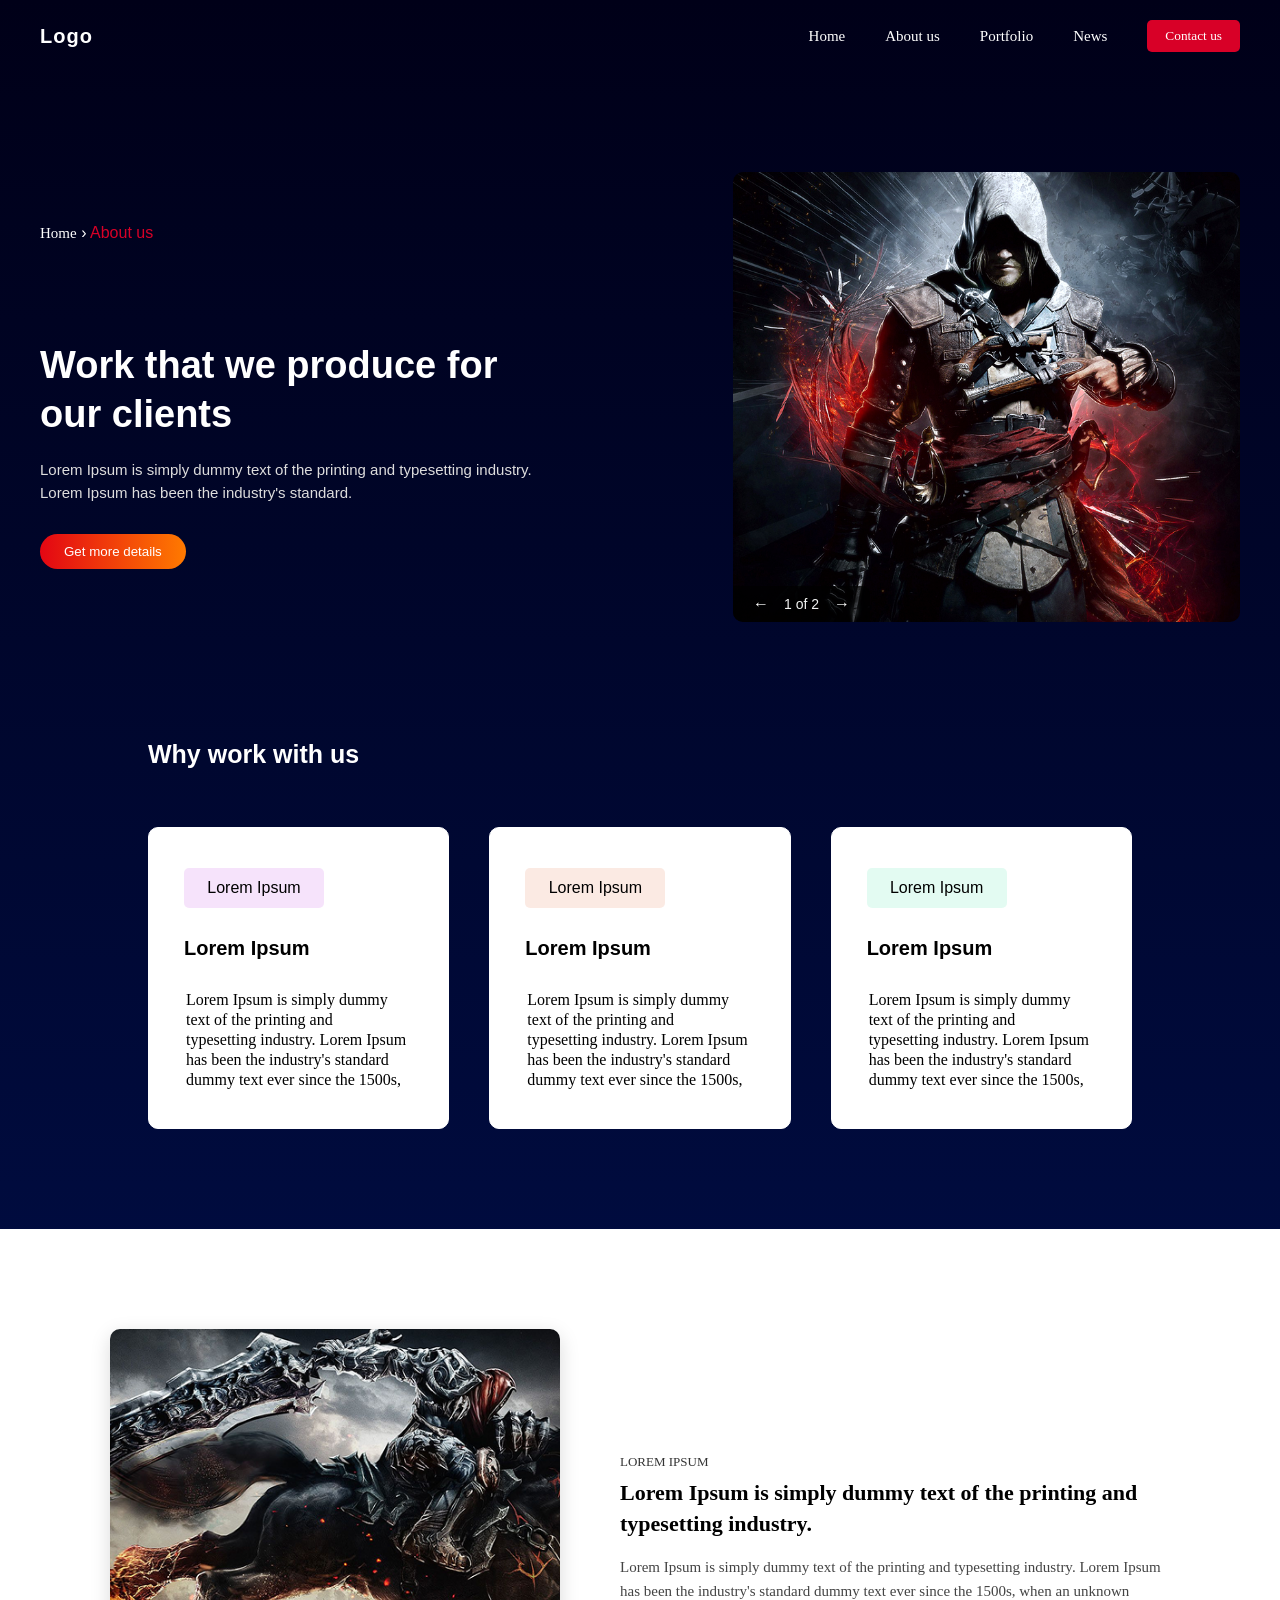
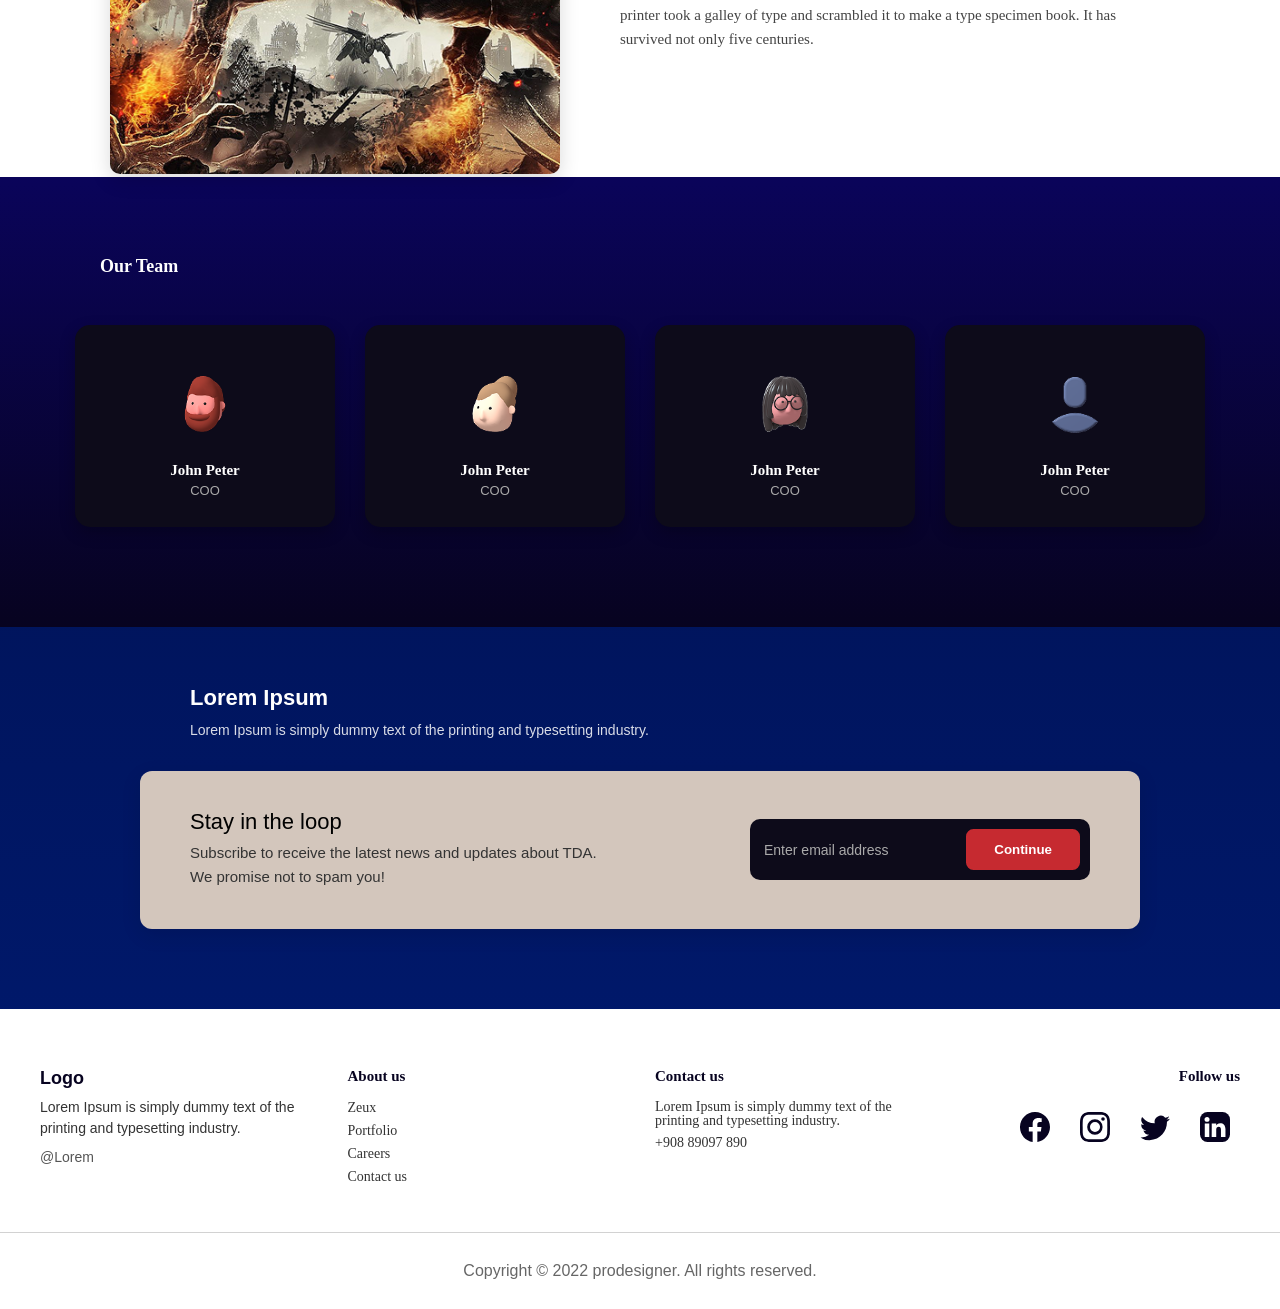
<file: AboutUs.html>
<!DOCTYPE html>
<html>

<head>
    <meta charset="UTF-8">
    <meta name="viewport" content="width=device-width, initial-scale=1.0">
    <title>About Us</title>
    <link rel="stylesheet" href="./style.css">
</head>

<body>
    <header>
        <div class="h-container">
            <div class="h-logo">Logo</div>
            <nav>
                <ul>
                    <li><a href="index.html">Home</a></li>
                    <li><a href="AboutUs.html">About us</a></li>
                    <li><a href="Portfolio.html">Portfolio</a></li>
                    <li><a href="News.html">News</a></li>
                    <li><button class="contact-but" onclick="window.location.href='ContactUs.html'">Contact us</button>
                    </li>
                </ul>
            </nav>
        </div>
    </header>

    <section class="a-general">
        <div class="ag-container">
            <div class="a-s1-left">
                <div class="ag-text">
                    <div class="a-ph-container">
                        <div class="a-breadcrumb" style="margin-bottom: 100px;">
                            <a href="index.html">Home</a>
                            <span>›</span>
                            <span class="a-current" style="color: #D80027;">About us</span>
                        </div>
                    </div>
                    <h1>Work that we produce for our clients</h1>
                    <p class="ag-desc">
                        Lorem Ipsum is simply dummy text of the printing and typesetting industry.
                        Lorem Ipsum has been the industry's standard.
                    </p>
                    <button class="ag-but">Get more details</button>
                </div>
            </div>
            <div class="a-s1-right">
                <div class="a-s1-content">
                    <div class="slideshow-container">

                        <div class="slide-item active">
                            <img class="slide-img" src="image/Rectangle 6.png" alt="Slide 1">
                        </div>

                        <div class="slide-item">
                            <img class="slide-img" src="image/Rectangle 6.png" alt="Slide 2">
                        </div>

                        <div class="slide-nav-box">
                            <a class="prev" onclick="plusSlides(-1)">&#8592;</a>
                            <div class="slide-numbertext">1 of 2</div>
                            <a class="next" onclick="plusSlides(1)">&#8594;</a>
                        </div>
                    </div>
                </div>
            </div>
        </div>
    </section>

    <section class="about-why">
        <h1 class="aw-h1">Why work with us</h1>
        <div class="about-why-container">
            <div class="explain">
                <div class="aw-box">Lorem Ipsum</div>
                <h1 class="aw-h">Lorem Ipsum</h1>
                <p class="aw-text">Lorem Ipsum is simply dummy text of the printing and typesetting industry. Lorem
                    Ipsum has been the industry's standard dummy text ever since the 1500s,</p>
            </div>

            <div class="explain">
                <div class="aw-box1">Lorem Ipsum</div>
                <h1 class="aw-h">Lorem Ipsum</h1>
                <p class="aw-text">Lorem Ipsum is simply dummy text of the printing and typesetting industry. Lorem
                    Ipsum has been the industry's standard dummy text ever since the 1500s,</p>
            </div>

            <div class="explain">
                <div class="aw-box2">Lorem Ipsum</div>
                <h1 class="aw-h">Lorem Ipsum</h1>
                <p class="aw-text">Lorem Ipsum is simply dummy text of the printing and typesetting industry. Lorem
                    Ipsum has been the industry's standard dummy text ever since the 1500s,</p>
            </div>
        </div>
    </section>

    <section class="about-intro">
        <div class="about-container">
            <div class="about-image">
                <img src="image/Rectangle 25 (2).png" alt="About Image">
            </div>
            <div class="about-text">
                <h5>Lorem ipsum</h5>
                <h2>Lorem Ipsum is simply dummy text of the printing and typesetting industry.</h2>
                <p>
                    Lorem Ipsum is simply dummy text of the printing and typesetting industry. Lorem Ipsum has been the
                    industry's
                    standard dummy text ever since the 1500s, when an unknown printer took a galley of type and
                    scrambled it to
                    make a type specimen book. It has survived not only five centuries.
                </p>
            </div>
        </div>
    </section>

    <section class="our-team">
        <div class="team-container">
            <h3>Our Team</h3>
            <div class="team-grid">
                <div class="team-card">
                    <img src="image/Bill 1.png" alt="John Peter">
                    <h4>John Peter</h4>
                    <p>COO</p>
                </div>
                <div class="team-card">
                    <img src="image/Beverly 1.png" alt="John Peter">
                    <h4>John Peter</h4>
                    <p>COO</p>
                </div>
                <div class="team-card">
                    <img src="image/Claudia 1.png" alt="John Peter">
                    <h4>John Peter</h4>
                    <p>COO</p>
                </div>
                <div class="team-card">
                    <img src="image/Avatar 1.png" alt="John Peter">
                    <h4>John Peter</h4>
                    <p>COO</p>
                </div>
            </div>
        </div>
    </section>

    <section class="section-header-text">
        <div class="header-text">
            <h2>Lorem Ipsum</h2>
            <p>
                Lorem Ipsum is simply dummy text of the printing and typesetting industry.
            </p>
        </div>
    </section>

    <section class="section-submit">
        <div class="submit-box">
            <div class="submit-text">
                <h3>Stay in the loop</h3>
                <p>
                    Subscribe to receive the latest news and updates about TDA.<br>
                    We promise not to spam you!
                </p>
            </div>

            <form class="submit-form">
                <input type="email" placeholder="Enter email address" required>
                <button type="submit">Continue</button>
            </form>
        </div>
    </section>

    <footer>
        <div class="f-container">
            <div class="f-left">
                <h3>Logo</h3>
                <p>Lorem Ipsum is simply dummy text of the printing and typesetting industry.</p>
                <span>@Lorem</span>
            </div>
            <div class="f-links">
                <ul>
                    <li><strong>About us</strong></li>
                    <li><a href="#">Zeux</a></li>
                    <li><a href="#">Portfolio</a></li>
                    <li><a href="#">Careers</a></li>
                    <li><a href="#">Contact us</a></li>
                </ul>
            </div>
            <div class="f-contact">
                <ul>
                    <li><strong>Contact us</strong></li>
                    <li>Lorem Ipsum is simply dummy text of the printing and typesetting industry.</li>
                    <li>+908 89097 890</li>
                </ul>
            </div>

            <div class="f-social">
                <ul>
                    <li><strong>Follow us</strong></li>
                </ul>
                <div class="social-icons">
                    <svg xmlns="http://www.w3.org/2000/svg" width="16" height="16" fill="currentColor"
                        class="bi bi-facebook" viewBox="0 0 16 16">
                        <path
                            d="M16 8.049c0-4.446-3.582-8.05-8-8.05C3.58 0-.002 3.603-.002 8.05c0 4.017 2.926 7.347 6.75 7.951v-5.625h-2.03V8.05H6.75V6.275c0-2.017 1.195-3.131 3.022-3.131.876 0 1.791.157 1.791.157v1.98h-1.009c-.993 0-1.303.621-1.303 1.258v1.51h2.218l-.354 2.326H9.25V16c3.824-.604 6.75-3.934 6.75-7.951" />
                    </svg>
                    <svg xmlns="http://www.w3.org/2000/svg" width="16" height="16" fill="currentColor"
                        class="bi bi-instagram" viewBox="0 0 16 16">
                        <path
                            d="M8 0C5.829 0 5.556.01 4.703.048 3.85.088 3.269.222 2.76.42a3.9 3.9 0 0 0-1.417.923A3.9 3.9 0 0 0 .42 2.76C.222 3.268.087 3.85.048 4.7.01 5.555 0 5.827 0 8.001c0 2.172.01 2.444.048 3.297.04.852.174 1.433.372 1.942.205.526.478.972.923 1.417.444.445.89.719 1.416.923.51.198 1.09.333 1.942.372C5.555 15.99 5.827 16 8 16s2.444-.01 3.298-.048c.851-.04 1.434-.174 1.943-.372a3.9 3.9 0 0 0 1.416-.923c.445-.445.718-.891.923-1.417.197-.509.332-1.09.372-1.942C15.99 10.445 16 10.173 16 8s-.01-2.445-.048-3.299c-.04-.851-.175-1.433-.372-1.941a3.9 3.9 0 0 0-.923-1.417A3.9 3.9 0 0 0 13.24.42c-.51-.198-1.092-.333-1.943-.372C10.443.01 10.172 0 7.998 0zm-.717 1.442h.718c2.136 0 2.389.007 3.232.046.78.035 1.204.166 1.486.275.373.145.64.319.92.599s.453.546.598.92c.11.281.24.705.275 1.485.039.843.047 1.096.047 3.231s-.008 2.389-.047 3.232c-.035.78-.166 1.203-.275 1.485a2.5 2.5 0 0 1-.599.919c-.28.28-.546.453-.92.598-.28.11-.704.24-1.485.276-.843.038-1.096.047-3.232.047s-2.39-.009-3.233-.047c-.78-.036-1.203-.166-1.485-.276a2.5 2.5 0 0 1-.92-.598 2.5 2.5 0 0 1-.6-.92c-.109-.281-.24-.705-.275-1.485-.038-.843-.046-1.096-.046-3.233s.008-2.388.046-3.231c.036-.78.166-1.204.276-1.486.145-.373.319-.64.599-.92s.546-.453.92-.598c.282-.11.705-.24 1.485-.276.738-.034 1.024-.044 2.515-.045zm4.988 1.328a.96.96 0 1 0 0 1.92.96.96 0 0 0 0-1.92m-4.27 1.122a4.109 4.109 0 1 0 0 8.217 4.109 4.109 0 0 0 0-8.217m0 1.441a2.667 2.667 0 1 1 0 5.334 2.667 2.667 0 0 1 0-5.334" />
                    </svg>
                    <svg xmlns="http://www.w3.org/2000/svg" width="16" height="16" fill="currentColor"
                        class="bi bi-twitter" viewBox="0 0 16 16">
                        <path
                            d="M5.026 15c6.038 0 9.341-5.003 9.341-9.334q.002-.211-.006-.422A6.7 6.7 0 0 0 16 3.542a6.7 6.7 0 0 1-1.889.518 3.3 3.3 0 0 0 1.447-1.817 6.5 6.5 0 0 1-2.087.793A3.286 3.286 0 0 0 7.875 6.03a9.32 9.32 0 0 1-6.767-3.429 3.29 3.29 0 0 0 1.018 4.382A3.3 3.3 0 0 1 .64 6.575v.045a3.29 3.29 0 0 0 2.632 3.218 3.2 3.2 0 0 1-.865.115 3 3 0 0 1-.614-.057 3.28 3.28 0 0 0 3.067 2.277A6.6 6.6 0 0 1 .78 13.58a6 6 0 0 1-.78-.045A9.34 9.34 0 0 0 5.026 15" />
                    </svg>
                    <svg xmlns="http://www.w3.org/2000/svg" width="16" height="16" fill="currentColor"
                        class="bi bi-linkedin" viewBox="0 0 16 16">
                        <path
                            d="M0 1.146C0 .513.526 0 1.175 0h13.65C15.474 0 16 .513 16 1.146v13.708c0 .633-.526 1.146-1.175 1.146H1.175C.526 16 0 15.487 0 14.854zm4.943 12.248V6.169H2.542v7.225zm-1.2-8.212c.837 0 1.358-.554 1.358-1.248-.015-.709-.52-1.248-1.342-1.248S2.4 3.226 2.4 3.934c0 .694.521 1.248 1.327 1.248zm4.908 8.212V9.359c0-.216.016-.432.08-.586.173-.431.568-.878 1.232-.878.869 0 1.216.662 1.216 1.634v3.865h2.401V9.25c0-2.22-1.184-3.252-2.764-3.252-1.274 0-1.845.7-2.165 1.193v.025h-.016l.016-.025V6.169h-2.4c.03.678 0 7.225 0 7.225z" />
                    </svg>
                </div>
            </div>
        </div>
        </div>
        <div class="f-bottom">
            <p>Copyright © 2022 prodesigner. All rights reserved.</p>
        </div>
    </footer>

    <script>
        let slideIndex = 1;
        showSlides(slideIndex);

        function plusSlides(n) {
            showSlides(slideIndex += n);
        }

        function showSlides(n) {
            let i;
            let slides = document.getElementsByClassName("slide-item");
            let totalSlides = slides.length;
            let numberText = document.querySelector(".slide-numbertext");

            if (n > totalSlides) { slideIndex = 1 }
            if (n < 1) { slideIndex = totalSlides }

            for (i = 0; i < totalSlides; i++) {
                slides[i].style.display = "none";
                slides[i].classList.remove("active");
            }

            slides[slideIndex - 1].style.display = "block";
            slides[slideIndex - 1].classList.add("active");

            if (numberText) {
                numberText.innerHTML = slideIndex + " of " + totalSlides;
            }
        }
    </script>
</body>

</html>
</file>
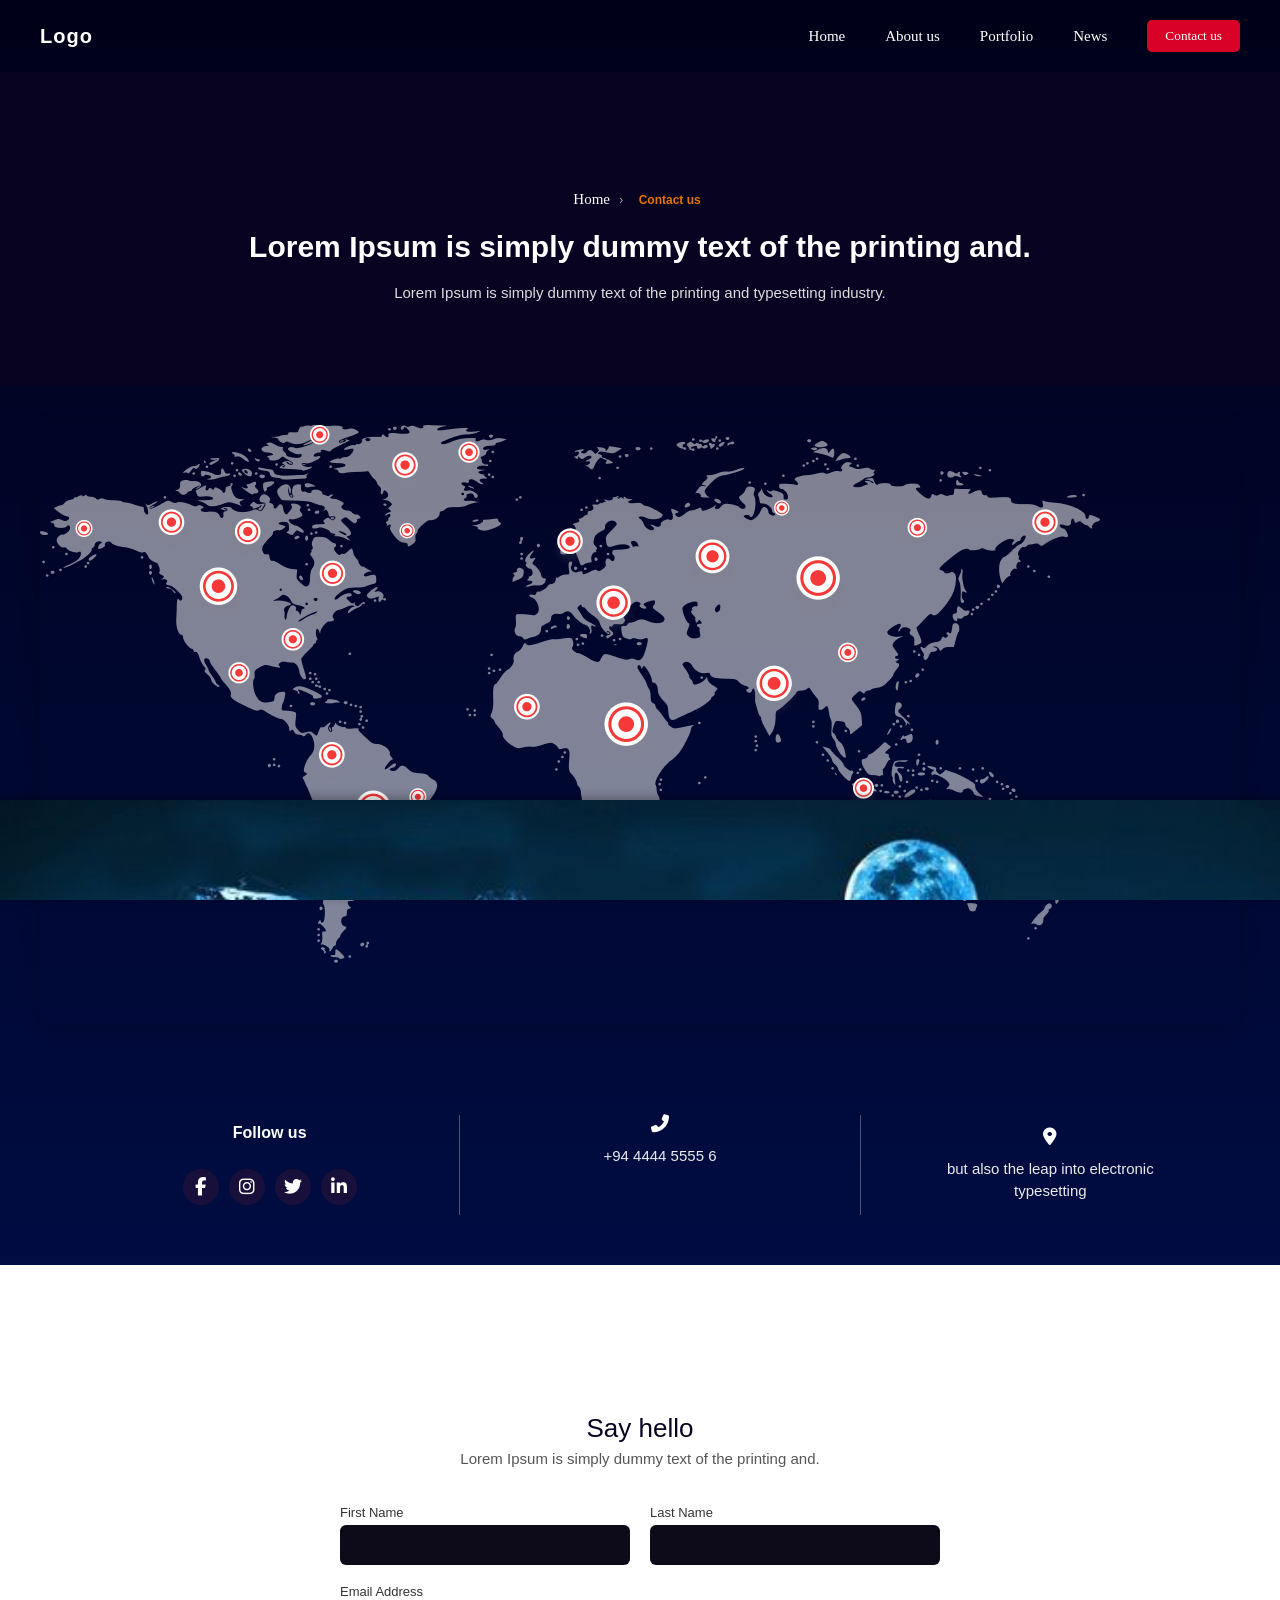
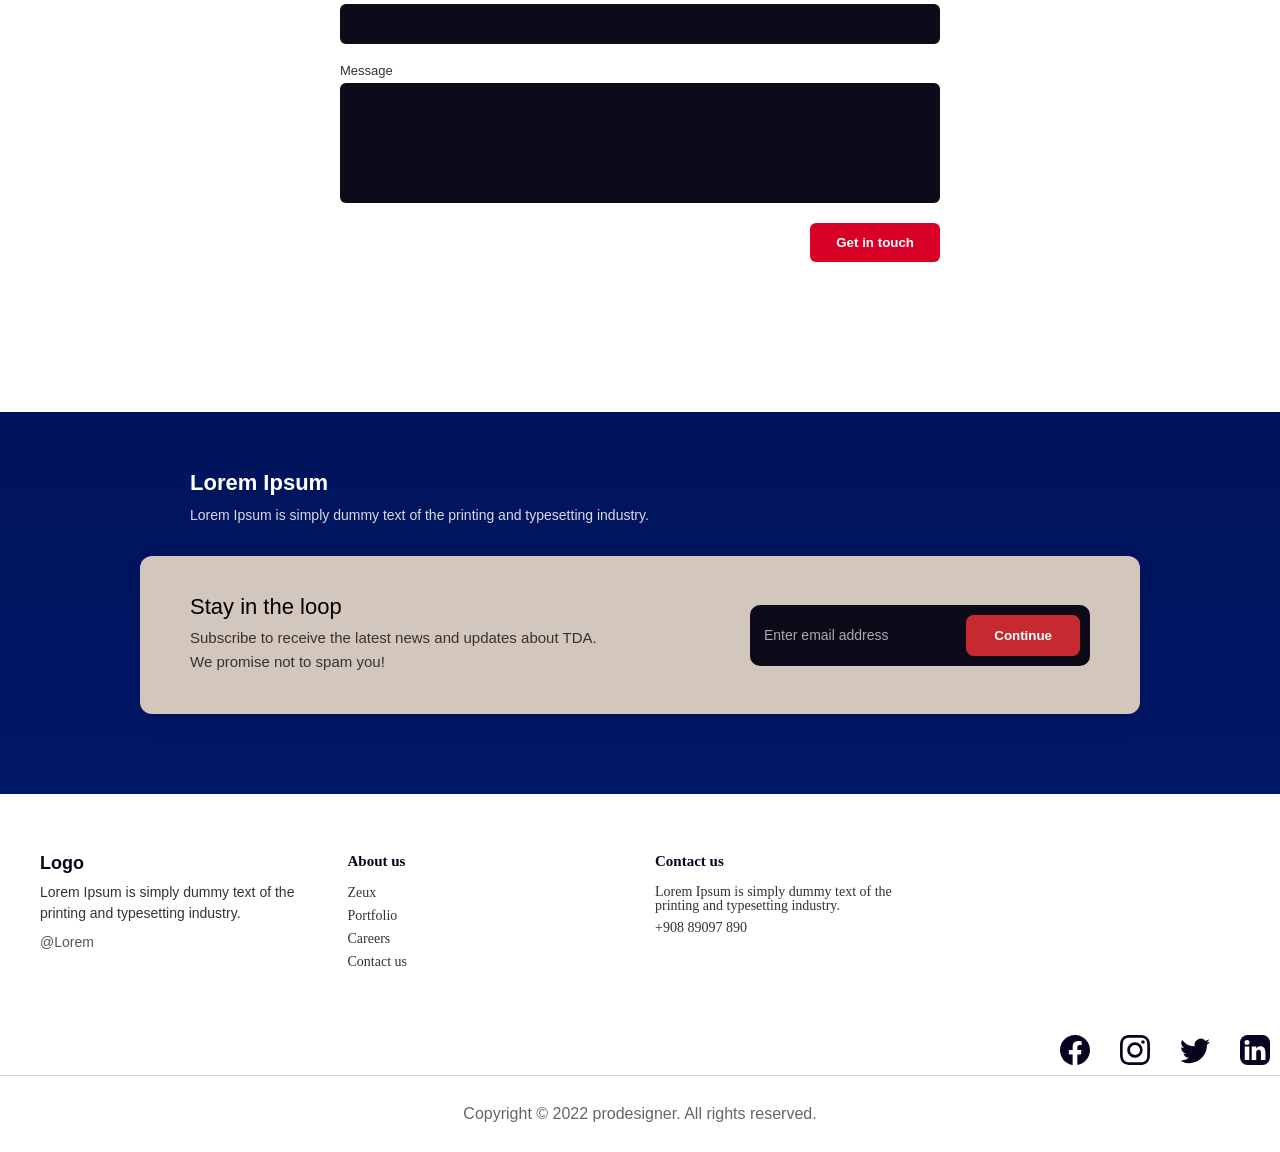
<file: ContactUs.html>
<!DOCTYPE html>
<html>

<head>
    <title>Contact Us</title>
    <link rel="stylesheet" href="./style.css">

    <link rel="preconnect" href="https://fonts.googleapis.com">
    <link rel="preconnect" href="https://fonts.gstatic.com" crossorigin>
    <link rel="stylesheet" href="https://cdnjs.cloudflare.com/ajax/libs/font-awesome/6.6.0/css/all.min.css">
</head>

<body>
    <header>
        <div class="h-container">
            <div class="h-logo">Logo</div>
            <nav>
                <ul>
                    <li><a href="index.html">Home</a></li>
                    <li><a href="Aboutus.html">About us</a></li>
                    <li><a href="Portfolio.html">Portfolio</a></li>
                    <li><a href="News.html">News</a></li>
                    <li><button class="contact-but" onclick="window.location.href='ContactUs.html'">Contact us</button>
                    </li>
                </ul>
            </nav>
        </div>

    </header>

    <section class="page-header">
        <div class="ph-container">
            <div class="breadcrumb">
                <a href="index.html">Home</a>
                <span>›</span>
                <span class="current">Contact us</span>
            </div>

            <h1>Lorem Ipsum is simply dummy text of the printing and.</h1>
            <p>Lorem Ipsum is simply dummy text of the printing and typesetting industry.</p>
        </div>
    </section>

    <section class="contact-map">
        <div class="map-contain">
            <map>
                <img src="image/Huge Global.png">
            </map>
        </div>

    </section>

    <section class="contact-info-bar">
        <div class="contact-info-container">
            <div class="contact-info-item">
                <h4>Follow us</h4>
                <div class="social-icons">
                    <a href="PluginFB.html"><i class="fab fa-facebook-f"></i></a>
                    <a href="#"><i class="fab fa-instagram"></i></a>
                    <a href="#"><i class="fab fa-twitter"></i></a>
                    <a href="Map.html"><i class="fab fa-linkedin-in"></i></i></a>
                </div>
            </div>
            <div class="contact-info-item middle">
                <i class="fas fa-phone-alt"></i>
                <span>+94 4444 5555 6</span>
            </div>
            <div class="contact-info-item">
                <i class="fas fa-map-marker-alt"></i>
                <span>but also the leap into electronic typesetting</span>
            </div>

        </div>
    </section>

    <section class="contact-form-section">
        <div class="contact-container">
            <h2>Say hello</h2>
            <p>Lorem Ipsum is simply dummy text of the printing and.</p>

            <form class="contact-form">
                <div class="form-row">
                    <div class="form-group">
                        <label for="fname">First Name</label>
                        <input type="text" id="fname" name="fname" required>
                    </div>
                    <div class="form-group">
                        <label for="lname">Last Name</label>
                        <input type="text" id="lname" name="lname" required>
                    </div>
                </div>

                <div class="form-group">
                    <label for="email">Email Address</label>
                    <input type="email" id="email" name="email" required>
                </div>

                <div class="form-group">
                    <label for="message">Message</label>
                    <textarea id="message" name="message" rows="6" required></textarea>
                </div>

                <button type="submit" class="contact-submit">Get in touch</button>
            </form>
        </div>

    </section>

    <section class="section-header-text">
        <div class="header-text">
            <h2>Lorem Ipsum</h2>
            <p>
                Lorem Ipsum is simply dummy text of the printing and typesetting industry.
            </p>
        </div>
    </section>

    <section class="section-submit">
        <div class="submit-box">
            <div class="submit-text">
                <h3>Stay in the loop</h3>
                <p>
                    Subscribe to receive the latest news and updates about TDA.<br>
                    We promise not to spam you!
                </p>
            </div>

            <form class="submit-form">
                <input type="email" placeholder="Enter email address" required>
                <button type="submit">Continue</button>
            </form>
        </div>
    </section>

    <footer>
        <div class="f-container">
            <div class="f-left">
                <h3>Logo</h3>
                <p>Lorem Ipsum is simply dummy text of the printing and typesetting industry.</p>
                <span>@Lorem</span>
            </div>
            <div class="f-links">
                <ul>
                    <li><strong>About us</strong></li>
                    <li><a href="#">Zeux</a></li>
                    <li><a href="#">Portfolio</a></li>
                    <li><a href="#">Careers</a></li>
                    <li><a href="#">Contact us</a></li>
                </ul>
            </div>
            <div class="f-contact">
                <ul>
                    <li><strong>Contact us</strong></li>
                    <li>Lorem Ipsum is simply dummy text of the printing and typesetting industry.</li>
                    <li>+908 89097 890</li>
                </ul>
            </div>
        </div>

        <div class="f-social">
            <div class="social-icons">
                <svg xmlns="http://www.w3.org/2000/svg" width="16" height="16" fill="currentColor"
                    class="bi bi-facebook" viewBox="0 0 16 16">
                    <path
                        d="M16 8.049c0-4.446-3.582-8.05-8-8.05C3.58 0-.002 3.603-.002 8.05c0 4.017 2.926 7.347 6.75 7.951v-5.625h-2.03V8.05H6.75V6.275c0-2.017 1.195-3.131 3.022-3.131.876 0 1.791.157 1.791.157v1.98h-1.009c-.993 0-1.303.621-1.303 1.258v1.51h2.218l-.354 2.326H9.25V16c3.824-.604 6.75-3.934 6.75-7.951" />
                </svg>
                <svg xmlns="http://www.w3.org/2000/svg" width="16" height="16" fill="currentColor"
                    class="bi bi-instagram" viewBox="0 0 16 16">
                    <path
                        d="M8 0C5.829 0 5.556.01 4.703.048 3.85.088 3.269.222 2.76.42a3.9 3.9 0 0 0-1.417.923A3.9 3.9 0 0 0 .42 2.76C.222 3.268.087 3.85.048 4.7.01 5.555 0 5.827 0 8.001c0 2.172.01 2.444.048 3.297.04.852.174 1.433.372 1.942.205.526.478.972.923 1.417.444.445.89.719 1.416.923.51.198 1.09.333 1.942.372C5.555 15.99 5.827 16 8 16s2.444-.01 3.298-.048c.851-.04 1.434-.174 1.943-.372a3.9 3.9 0 0 0 1.416-.923c.445-.445.718-.891.923-1.417.197-.509.332-1.09.372-1.942C15.99 10.445 16 10.173 16 8s-.01-2.445-.048-3.299c-.04-.851-.175-1.433-.372-1.941a3.9 3.9 0 0 0-.923-1.417A3.9 3.9 0 0 0 13.24.42c-.51-.198-1.092-.333-1.943-.372C10.443.01 10.172 0 7.998 0zm-.717 1.442h.718c2.136 0 2.389.007 3.232.046.78.035 1.204.166 1.486.275.373.145.64.319.92.599s.453.546.598.92c.11.281.24.705.275 1.485.039.843.047 1.096.047 3.231s-.008 2.389-.047 3.232c-.035.78-.166 1.203-.275 1.485a2.5 2.5 0 0 1-.599.919c-.28.28-.546.453-.92.598-.28.11-.704.24-1.485.276-.843.038-1.096.047-3.232.047s-2.39-.009-3.233-.047c-.78-.036-1.203-.166-1.485-.276a2.5 2.5 0 0 1-.92-.598 2.5 2.5 0 0 1-.6-.92c-.109-.281-.24-.705-.275-1.485-.038-.843-.046-1.096-.046-3.233s.008-2.388.046-3.231c.036-.78.166-1.204.276-1.486.145-.373.319-.64.599-.92s.546-.453.92-.598c.282-.11.705-.24 1.485-.276.738-.034 1.024-.044 2.515-.045zm4.988 1.328a.96.96 0 1 0 0 1.92.96.96 0 0 0 0-1.92m-4.27 1.122a4.109 4.109 0 1 0 0 8.217 4.109 4.109 0 0 0 0-8.217m0 1.441a2.667 2.667 0 1 1 0 5.334 2.667 2.667 0 0 1 0-5.334" />
                </svg>
                <svg xmlns="http://www.w3.org/2000/svg" width="16" height="16" fill="currentColor" class="bi bi-twitter"
                    viewBox="0 0 16 16">
                    <path
                        d="M5.026 15c6.038 0 9.341-5.003 9.341-9.334q.002-.211-.006-.422A6.7 6.7 0 0 0 16 3.542a6.7 6.7 0 0 1-1.889.518 3.3 3.3 0 0 0 1.447-1.817 6.5 6.5 0 0 1-2.087.793A3.286 3.286 0 0 0 7.875 6.03a9.32 9.32 0 0 1-6.767-3.429 3.29 3.29 0 0 0 1.018 4.382A3.3 3.3 0 0 1 .64 6.575v.045a3.29 3.29 0 0 0 2.632 3.218 3.2 3.2 0 0 1-.865.115 3 3 0 0 1-.614-.057 3.28 3.28 0 0 0 3.067 2.277A6.6 6.6 0 0 1 .78 13.58a6 6 0 0 1-.78-.045A9.34 9.34 0 0 0 5.026 15" />
                </svg>
                <svg xmlns="http://www.w3.org/2000/svg" width="16" height="16" fill="currentColor"
                    class="bi bi-linkedin" viewBox="0 0 16 16">
                    <path
                        d="M0 1.146C0 .513.526 0 1.175 0h13.65C15.474 0 16 .513 16 1.146v13.708c0 .633-.526 1.146-1.175 1.146H1.175C.526 16 0 15.487 0 14.854zm4.943 12.248V6.169H2.542v7.225zm-1.2-8.212c.837 0 1.358-.554 1.358-1.248-.015-.709-.52-1.248-1.342-1.248S2.4 3.226 2.4 3.934c0 .694.521 1.248 1.327 1.248zm4.908 8.212V9.359c0-.216.016-.432.08-.586.173-.431.568-.878 1.232-.878.869 0 1.216.662 1.216 1.634v3.865h2.401V9.25c0-2.22-1.184-3.252-2.764-3.252-1.274 0-1.845.7-2.165 1.193v.025h-.016l.016-.025V6.169h-2.4c.03.678 0 7.225 0 7.225z" />
                </svg>
            </div>
        </div>

        <div class="f-bottom">
            <p>Copyright © 2022 prodesigner. All rights reserved.</p>
        </div>
    </footer>

    <script type="text/javascript">
        var Tawk_API = Tawk_API || {}, Tawk_LoadStart = new Date();
        (function () {
            var s1 = document.createElement("script"), s0 = document.getElementsByTagName("script")[0];
            s1.async = true;
            s1.src = 'https://embed.tawk.to/68e78ef59820fe194b817c6a/1j748crpq';
            s1.charset = 'UTF-8';
            s1.setAttribute('crossorigin', '*');
            s0.parentNode.insertBefore(s1, s0);
        })();
    </script>

    <section class="sticky-banner">
        <div class="scrolling-banner">
            <div class="banner-track">
                <img src="image/Banner.png">
                <img src="image/Banner.png">

            </div>
    </section>
    </div>

</body>

</html>
</file>
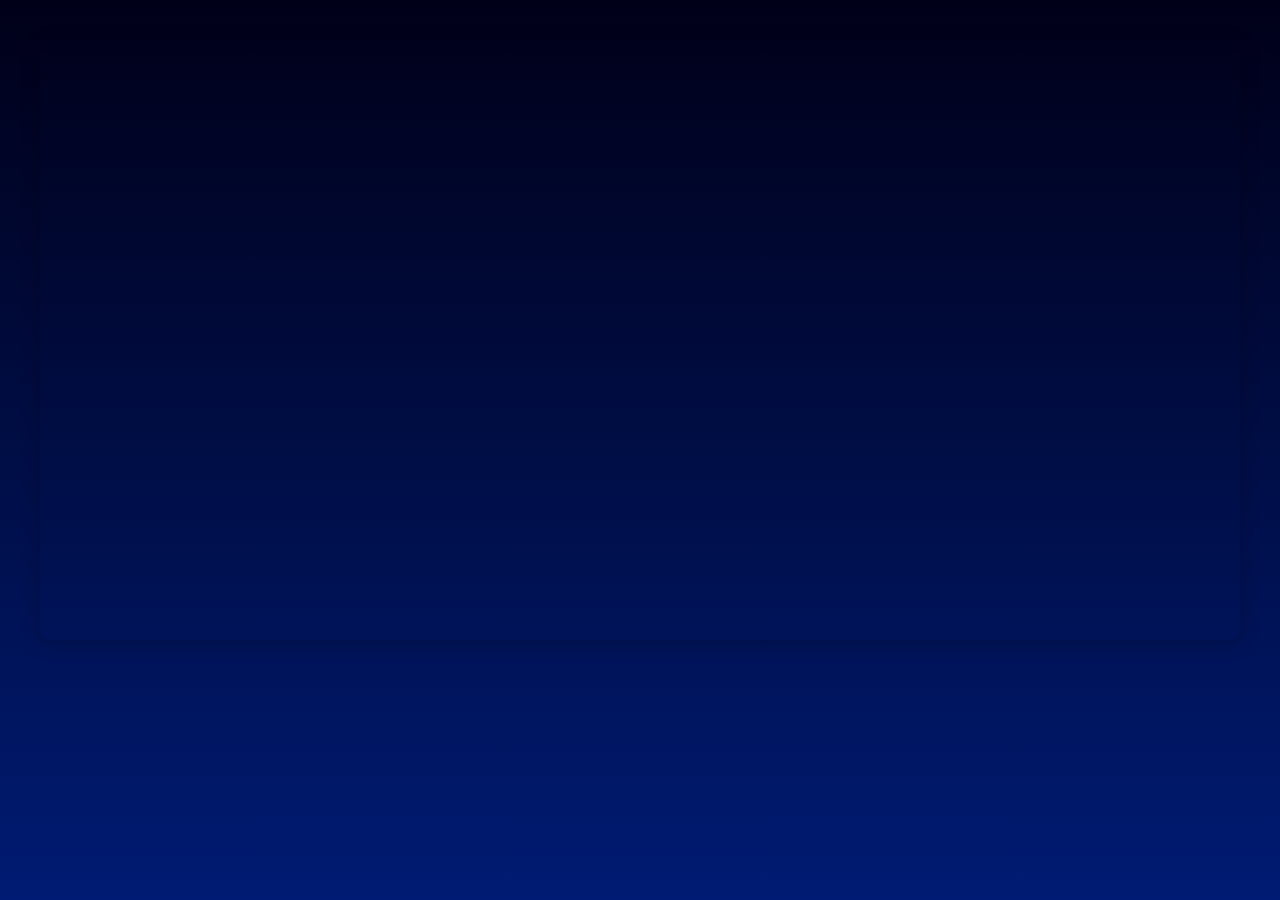
<file: Map.html>
<html>

<head>
    <link rel="stylesheet" href="./style.css">
</head>

<body>
    <section class="contact-map">
        <div class="map-contain">
            <map>
                <iframe
                    src="https://www.google.com/maps/embed?pb=!1m18!1m12!1m3!1d3892.043771658383!2d108.07308407451355!3d12.710566120548604!2m3!1f0!2f0!3f0!3m2!1i1024!2i768!4f13.1!3m3!1m2!1s0x3171f7b6e379b675%3A0x72662967145555c0!2zVHLGsOG7nW5nIENhbyDEkeG6s25nIEZQVCBQb2x5dGVjaG5pYw!5e0!3m2!1svi!2s!4v1759401213443!5m2!1svi!2s"
                    width="600" height="450" style="border:0;" allowfullscreen="" loading="lazy"
                    referrerpolicy="no-referrer-when-downgrade"></iframe>
            </map>
        </div>

    </section>
</body>

</html>
</file>
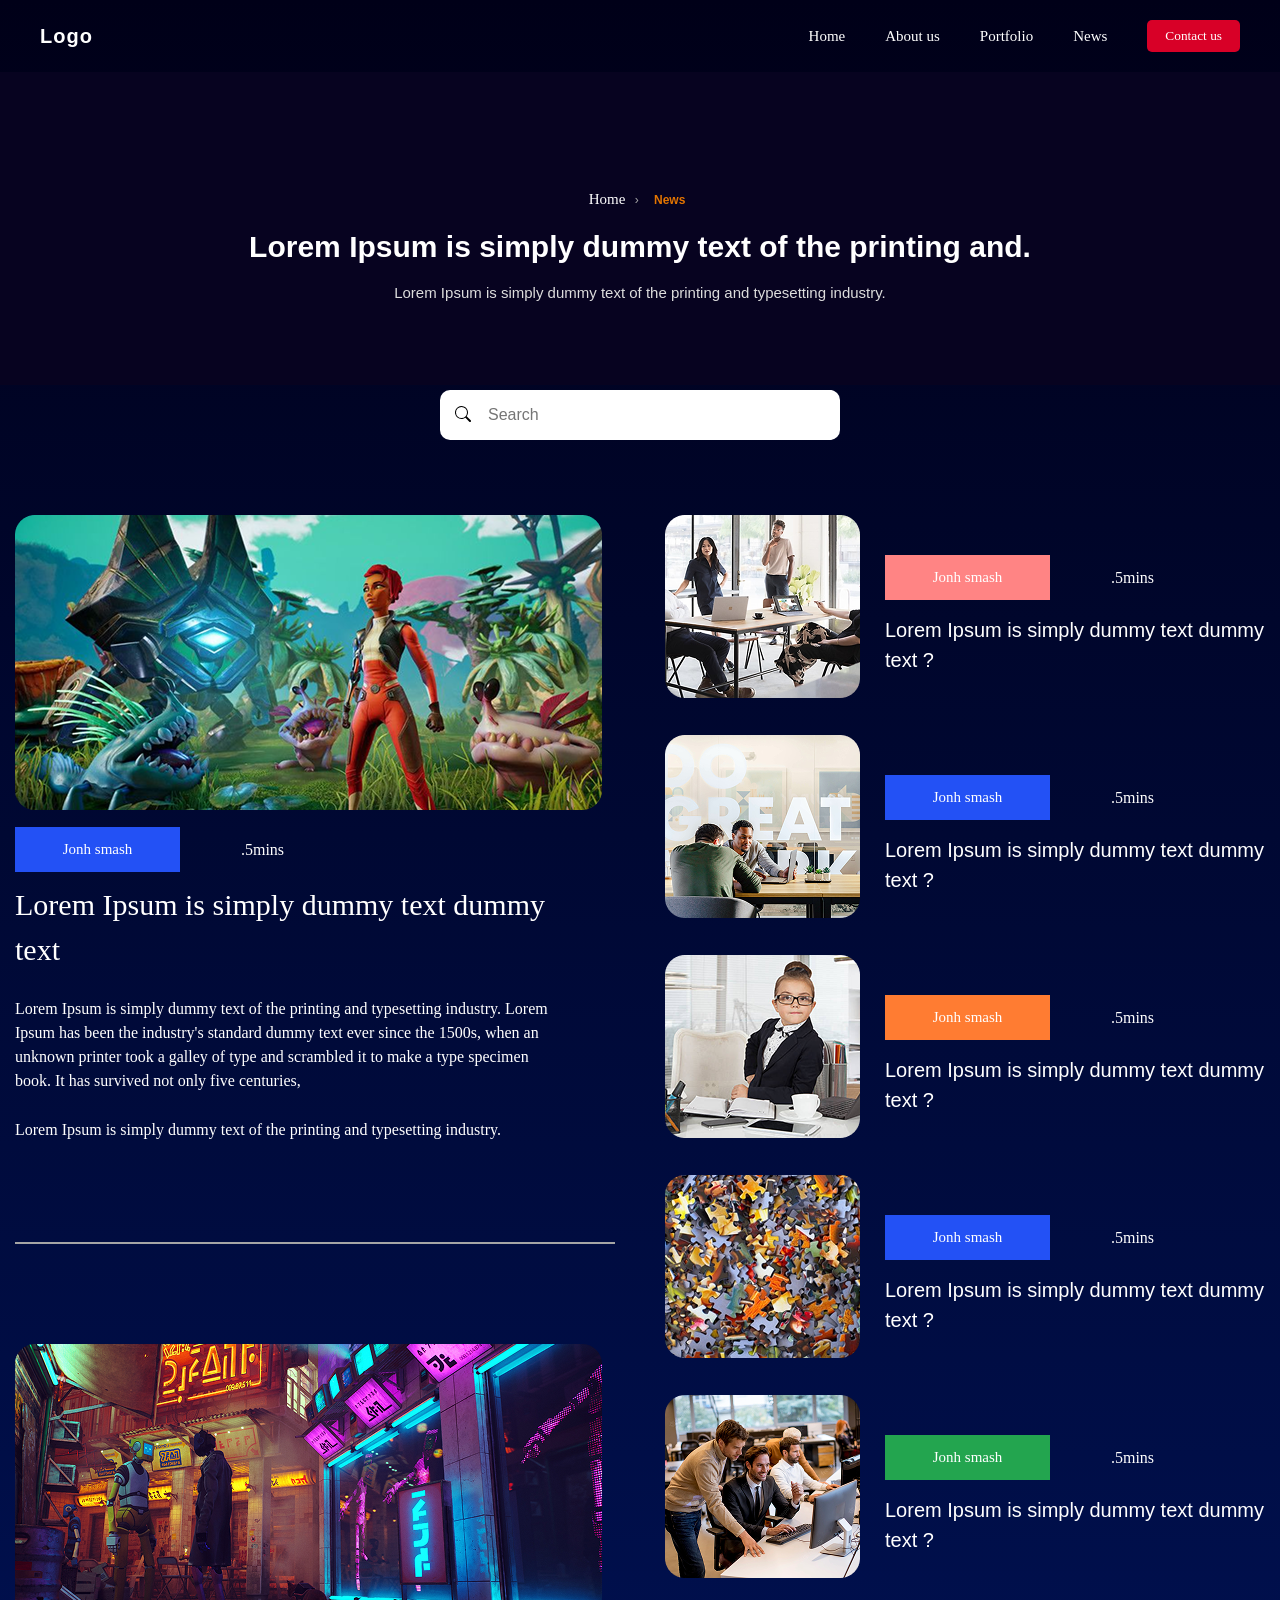
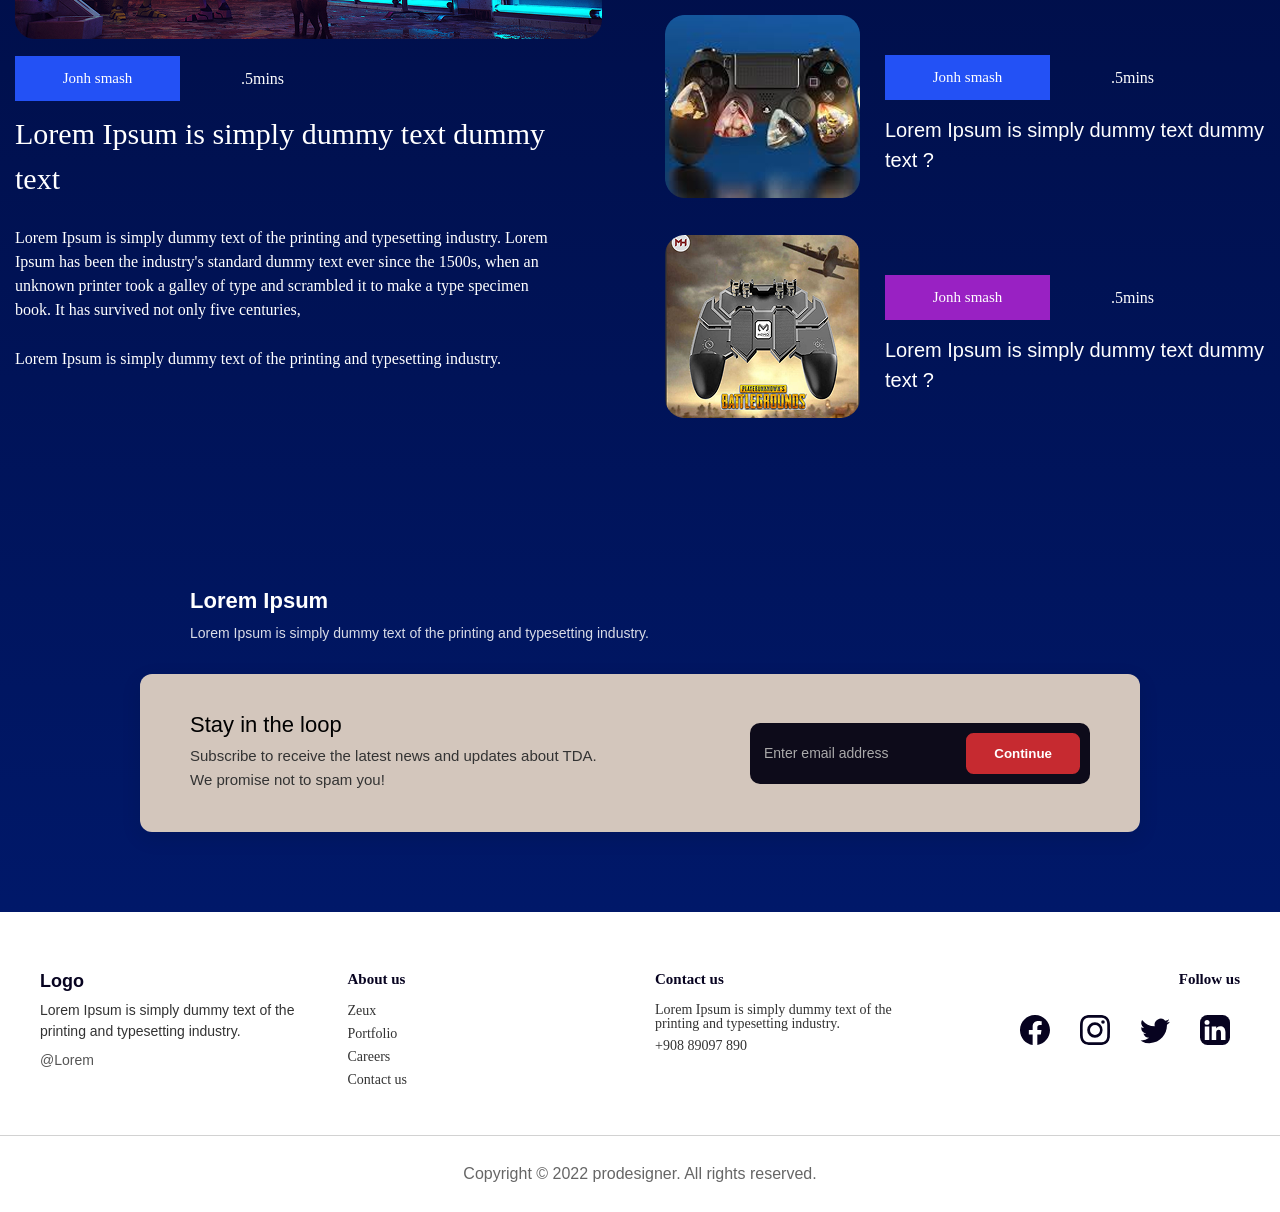
<file: News.html>
<!DOCTYPE html>
<html>

<head>
    <meta charset="UTF-8">
    <meta name="viewport" content="width=device-width, initial-scale=1.0">
    <title>News</title>
    <link rel="stylesheet" href="./style.css">
</head>

<body>
    <header>
        <div class="h-container">
            <div class="h-logo">Logo</div>
            <nav>
                <ul>
                    <li><a href="index.html">Home</a></li>
                    <li><a href="AboutUs.html">About us</a></li>
                    <li><a href="Portfolio.html">Portfolio</a></li>
                    <li><a href="News.html">News</a></li>
                    <li><button class="contact-but" onclick="window.location.href='ContactUs.html'">Contact us</button>
                    </li>
                </ul>
            </nav>
        </div>
    </header>


    <section class="page-header">
        <div class="ph-container">
            <div class="breadcrumb">
                <a href="index.html">Home</a>
                <span>›</span>
                <span class="current">News</span>
            </div>

            <h1>Lorem Ipsum is simply dummy text of the printing and.</h1>
            <p>Lorem Ipsum is simply dummy text of the printing and typesetting industry.</p>
        </div>
    </section>

    <section class="n-search">
        <div class="n-sbar">
            <button type="nsbut" class="n-sbut"><svg xmlns="http://www.w3.org/2000/svg" width="16" height="16"
                    fill="currentColor" class="bi bi-search" viewBox="0 0 16 16">
                    <path
                        d="M11.742 10.344a6.5 6.5 0 1 0-1.397 1.398h-.001q.044.06.098.115l3.85 3.85a1 1 0 0 0 1.415-1.414l-3.85-3.85a1 1 0 0 0-.115-.1zM12 6.5a5.5 5.5 0 1 1-11 0 5.5 5.5 0 0 1 11 0" />
                </svg></i></button>
            <input type="nsinp" class="n-sinp" placeholder="Search">
        </div>
    </section>

    <section class="news">
        <div class="news-container">
            <div class="news-left1">
                <img src="image/Rectangle 274.png" alt="">
                <div class="new-content-l1">
                    <div class="news-hotbar">
                        <div class="box-nleft"><a href="#">Jonh smash</a></div>
                        <div class="n-info">.5mins</div>
                    </div>
                    <div class="n-read">
                        <p class="news-tit">Lorem Ipsum is simply dummy text dummy text </p>
                        <p class="news">Lorem Ipsum is simply dummy text of the printing and
                            typesetting industry. Lorem Ipsum has been the industry's standard
                            dummy text ever since the 1500s, when an unknown printer took a galley
                            of type and scrambled it to make a type specimen book. It has survived not only
                            five centuries,</p>

                        <p class="news-bottom">Lorem Ipsum is simply dummy text of the printing and typesetting
                            industry. </p>
                    </div>
                    <hr color="A5A5A5" class="n-break-line">

                </div>

                <img src="image/Rectangle 274 (1).png" alt="">
                <div class="new-content-l1">
                    <div class="news-hotbar">
                        <div class="box-nleft"><a href="#">Jonh smash</a></div>
                        <div class="n-info">.5mins</div>
                    </div>
                    <div class="n-read">
                        <p class="news-tit">Lorem Ipsum is simply dummy text dummy text </p>
                        <p class="news">Lorem Ipsum is simply dummy text of the printing and
                            typesetting industry. Lorem Ipsum has been the industry's standard
                            dummy text ever since the 1500s, when an unknown printer took a galley
                            of type and scrambled it to make a type specimen book. It has survived not only
                            five centuries,</p>

                        <p class="news-bottom">Lorem Ipsum is simply dummy text of the printing and typesetting
                            industry. </p>
                    </div>

                </div>
            </div>

            <div class="news-right1">
                <div class="news-right-cont">
                    <div class="news-img-right"> <img src="image/Rectangle 276.png" alt=""></div>
                    <div class="new-content-r1">
                        <div class="news-right-bar">
                            <div class="box"><a href="#">Jonh smash</a>
                            </div>
                            <div class="n-info">.5mins</div>
                        </div>
                        <p class="n-r-cont">Lorem Ipsum is simply dummy text dummy text ? </p>
                    </div>
                </div>

                <div class="news-right-cont">
                    <div class="news-img-right"> <img src="image/Rectangle 276 (1).png" alt=""></div>
                    <div class="new-content-r1">
                        <div class="news-right-bar">
                            <div class="box1"><a href="#">Jonh smash</a>
                            </div>
                            <div class="n-info">.5mins</div>
                        </div>
                        <p class="n-r-cont">Lorem Ipsum is simply dummy text dummy text ? </p>
                    </div>
                </div>

                <div class="news-right-cont">
                    <div class="news-img-right"> <img src="image/Rectangle 276 (2).png" alt=""></div>
                    <div class="new-content-r1">
                        <div class="news-right-bar">
                            <div class="box2"><a href="#">Jonh smash</a>
                            </div>
                            <div class="n-info">.5mins</div>
                        </div>
                        <p class="n-r-cont">Lorem Ipsum is simply dummy text dummy text ? </p>
                    </div>
                </div>

                <div class="news-right-cont">
                    <div class="news-img-right"> <img src="image/Rectangle 276 (3).png" alt=""></div>
                    <div class="new-content-r1">
                        <div class="news-right-bar">
                            <div class="box1"><a href="#">Jonh smash</a>
                            </div>
                            <div class="n-info">.5mins</div>
                        </div>
                        <p class="n-r-cont">Lorem Ipsum is simply dummy text dummy text ? </p>
                    </div>
                </div>

                <div class="news-right-cont">
                    <div class="news-img-right"> <img src="image/Rectangle 276 (4).png" alt=""></div>
                    <div class="new-content-r1">
                        <div class="news-right-bar">
                            <div class="box3"><a href="#">Jonh smash</a>
                            </div>
                            <div class="n-info">.5mins</div>
                        </div>
                        <p class="n-r-cont">Lorem Ipsum is simply dummy text dummy text ? </p>
                    </div>
                </div>
                <div class="news-right-cont">
                    <div class="news-img-right"> <img src="image/Rectangle 276 (5).png" alt=""></div>
                    <div class="new-content-r1">
                        <div class="news-right-bar">
                            <div class="box1"><a href="#">Jonh smash</a>
                            </div>
                            <div class="n-info">.5mins</div>
                        </div>
                        <p class="n-r-cont">Lorem Ipsum is simply dummy text dummy text ? </p>
                    </div>
                </div>
                <div class="news-right-cont">
                    <div class="news-img-right"> <img src="image/Rectangle 276 (6).png" alt=""></div>
                    <div class="new-content-r1">
                        <div class="news-right-bar">
                            <div class="box4"><a href="#">Jonh smash</a>
                            </div>
                            <div class="n-info">.5mins</div>
                        </div>
                        <p class="n-r-cont">Lorem Ipsum is simply dummy text dummy text ? </p>
                    </div>
                </div>

            </div>

        </div>

    </section>

    <section class="section-header-text">
        <div class="header-text">
            <h2>Lorem Ipsum</h2>
            <p>
                Lorem Ipsum is simply dummy text of the printing and typesetting industry.
            </p>
        </div>
    </section>

    <section class="section-submit">
        <div class="submit-box">
            <div class="submit-text">
                <h3>Stay in the loop</h3>
                <p>
                    Subscribe to receive the latest news and updates about TDA.<br>
                    We promise not to spam you!
                </p>
            </div>

            <form class="submit-form">
                <input type="email" placeholder="Enter email address" required>
                <button type="submit">Continue</button>
            </form>
        </div>
    </section>

    <footer>
        <div class="f-container">
            <div class="f-left">
                <h3>Logo</h3>
                <p>Lorem Ipsum is simply dummy text of the printing and typesetting industry.</p>
                <span>@Lorem</span>
            </div>
            <div class="f-links">
                <ul>
                    <li><strong>About us</strong></li>
                    <li><a href="#">Zeux</a></li>
                    <li><a href="#">Portfolio</a></li>
                    <li><a href="#">Careers</a></li>
                    <li><a href="#">Contact us</a></li>
                </ul>
            </div>
            <div class="f-contact">
                <ul>
                    <li><strong>Contact us</strong></li>
                    <li>Lorem Ipsum is simply dummy text of the printing and typesetting industry.</li>
                    <li>+908 89097 890</li>
                </ul>
            </div>

            <div class="f-social">
                <ul>
                    <li><strong>Follow us</strong></li>
                </ul>
                <div class="social-icons">
                    <svg xmlns="http://www.w3.org/2000/svg" width="16" height="16" fill="currentColor"
                        class="bi bi-facebook" viewBox="0 0 16 16">
                        <path
                            d="M16 8.049c0-4.446-3.582-8.05-8-8.05C3.58 0-.002 3.603-.002 8.05c0 4.017 2.926 7.347 6.75 7.951v-5.625h-2.03V8.05H6.75V6.275c0-2.017 1.195-3.131 3.022-3.131.876 0 1.791.157 1.791.157v1.98h-1.009c-.993 0-1.303.621-1.303 1.258v1.51h2.218l-.354 2.326H9.25V16c3.824-.604 6.75-3.934 6.75-7.951" />
                    </svg>
                    <svg xmlns="http://www.w3.org/2000/svg" width="16" height="16" fill="currentColor"
                        class="bi bi-instagram" viewBox="0 0 16 16">
                        <path
                            d="M8 0C5.829 0 5.556.01 4.703.048 3.85.088 3.269.222 2.76.42a3.9 3.9 0 0 0-1.417.923A3.9 3.9 0 0 0 .42 2.76C.222 3.268.087 3.85.048 4.7.01 5.555 0 5.827 0 8.001c0 2.172.01 2.444.048 3.297.04.852.174 1.433.372 1.942.205.526.478.972.923 1.417.444.445.89.719 1.416.923.51.198 1.09.333 1.942.372C5.555 15.99 5.827 16 8 16s2.444-.01 3.298-.048c.851-.04 1.434-.174 1.943-.372a3.9 3.9 0 0 0 1.416-.923c.445-.445.718-.891.923-1.417.197-.509.332-1.09.372-1.942C15.99 10.445 16 10.173 16 8s-.01-2.445-.048-3.299c-.04-.851-.175-1.433-.372-1.941a3.9 3.9 0 0 0-.923-1.417A3.9 3.9 0 0 0 13.24.42c-.51-.198-1.092-.333-1.943-.372C10.443.01 10.172 0 7.998 0zm-.717 1.442h.718c2.136 0 2.389.007 3.232.046.78.035 1.204.166 1.486.275.373.145.64.319.92.599s.453.546.598.92c.11.281.24.705.275 1.485.039.843.047 1.096.047 3.231s-.008 2.389-.047 3.232c-.035.78-.166 1.203-.275 1.485a2.5 2.5 0 0 1-.599.919c-.28.28-.546.453-.92.598-.28.11-.704.24-1.485.276-.843.038-1.096.047-3.232.047s-2.39-.009-3.233-.047c-.78-.036-1.203-.166-1.485-.276a2.5 2.5 0 0 1-.92-.598 2.5 2.5 0 0 1-.6-.92c-.109-.281-.24-.705-.275-1.485-.038-.843-.046-1.096-.046-3.233s.008-2.388.046-3.231c.036-.78.166-1.204.276-1.486.145-.373.319-.64.599-.92s.546-.453.92-.598c.282-.11.705-.24 1.485-.276.738-.034 1.024-.044 2.515-.045zm4.988 1.328a.96.96 0 1 0 0 1.92.96.96 0 0 0 0-1.92m-4.27 1.122a4.109 4.109 0 1 0 0 8.217 4.109 4.109 0 0 0 0-8.217m0 1.441a2.667 2.667 0 1 1 0 5.334 2.667 2.667 0 0 1 0-5.334" />
                    </svg>
                    <svg xmlns="http://www.w3.org/2000/svg" width="16" height="16" fill="currentColor"
                        class="bi bi-twitter" viewBox="0 0 16 16">
                        <path
                            d="M5.026 15c6.038 0 9.341-5.003 9.341-9.334q.002-.211-.006-.422A6.7 6.7 0 0 0 16 3.542a6.7 6.7 0 0 1-1.889.518 3.3 3.3 0 0 0 1.447-1.817 6.5 6.5 0 0 1-2.087.793A3.286 3.286 0 0 0 7.875 6.03a9.32 9.32 0 0 1-6.767-3.429 3.29 3.29 0 0 0 1.018 4.382A3.3 3.3 0 0 1 .64 6.575v.045a3.29 3.29 0 0 0 2.632 3.218 3.2 3.2 0 0 1-.865.115 3 3 0 0 1-.614-.057 3.28 3.28 0 0 0 3.067 2.277A6.6 6.6 0 0 1 .78 13.58a6 6 0 0 1-.78-.045A9.34 9.34 0 0 0 5.026 15" />
                    </svg>
                    <svg xmlns="http://www.w3.org/2000/svg" width="16" height="16" fill="currentColor"
                        class="bi bi-linkedin" viewBox="0 0 16 16">
                        <path
                            d="M0 1.146C0 .513.526 0 1.175 0h13.65C15.474 0 16 .513 16 1.146v13.708c0 .633-.526 1.146-1.175 1.146H1.175C.526 16 0 15.487 0 14.854zm4.943 12.248V6.169H2.542v7.225zm-1.2-8.212c.837 0 1.358-.554 1.358-1.248-.015-.709-.52-1.248-1.342-1.248S2.4 3.226 2.4 3.934c0 .694.521 1.248 1.327 1.248zm4.908 8.212V9.359c0-.216.016-.432.08-.586.173-.431.568-.878 1.232-.878.869 0 1.216.662 1.216 1.634v3.865h2.401V9.25c0-2.22-1.184-3.252-2.764-3.252-1.274 0-1.845.7-2.165 1.193v.025h-.016l.016-.025V6.169h-2.4c.03.678 0 7.225 0 7.225z" />
                    </svg>
                </div>
            </div>
        </div>
        </div>
        <div class="f-bottom">
            <p>Copyright © 2022 prodesigner. All rights reserved.</p>
        </div>
    </footer>
</body>

</html>
</file>
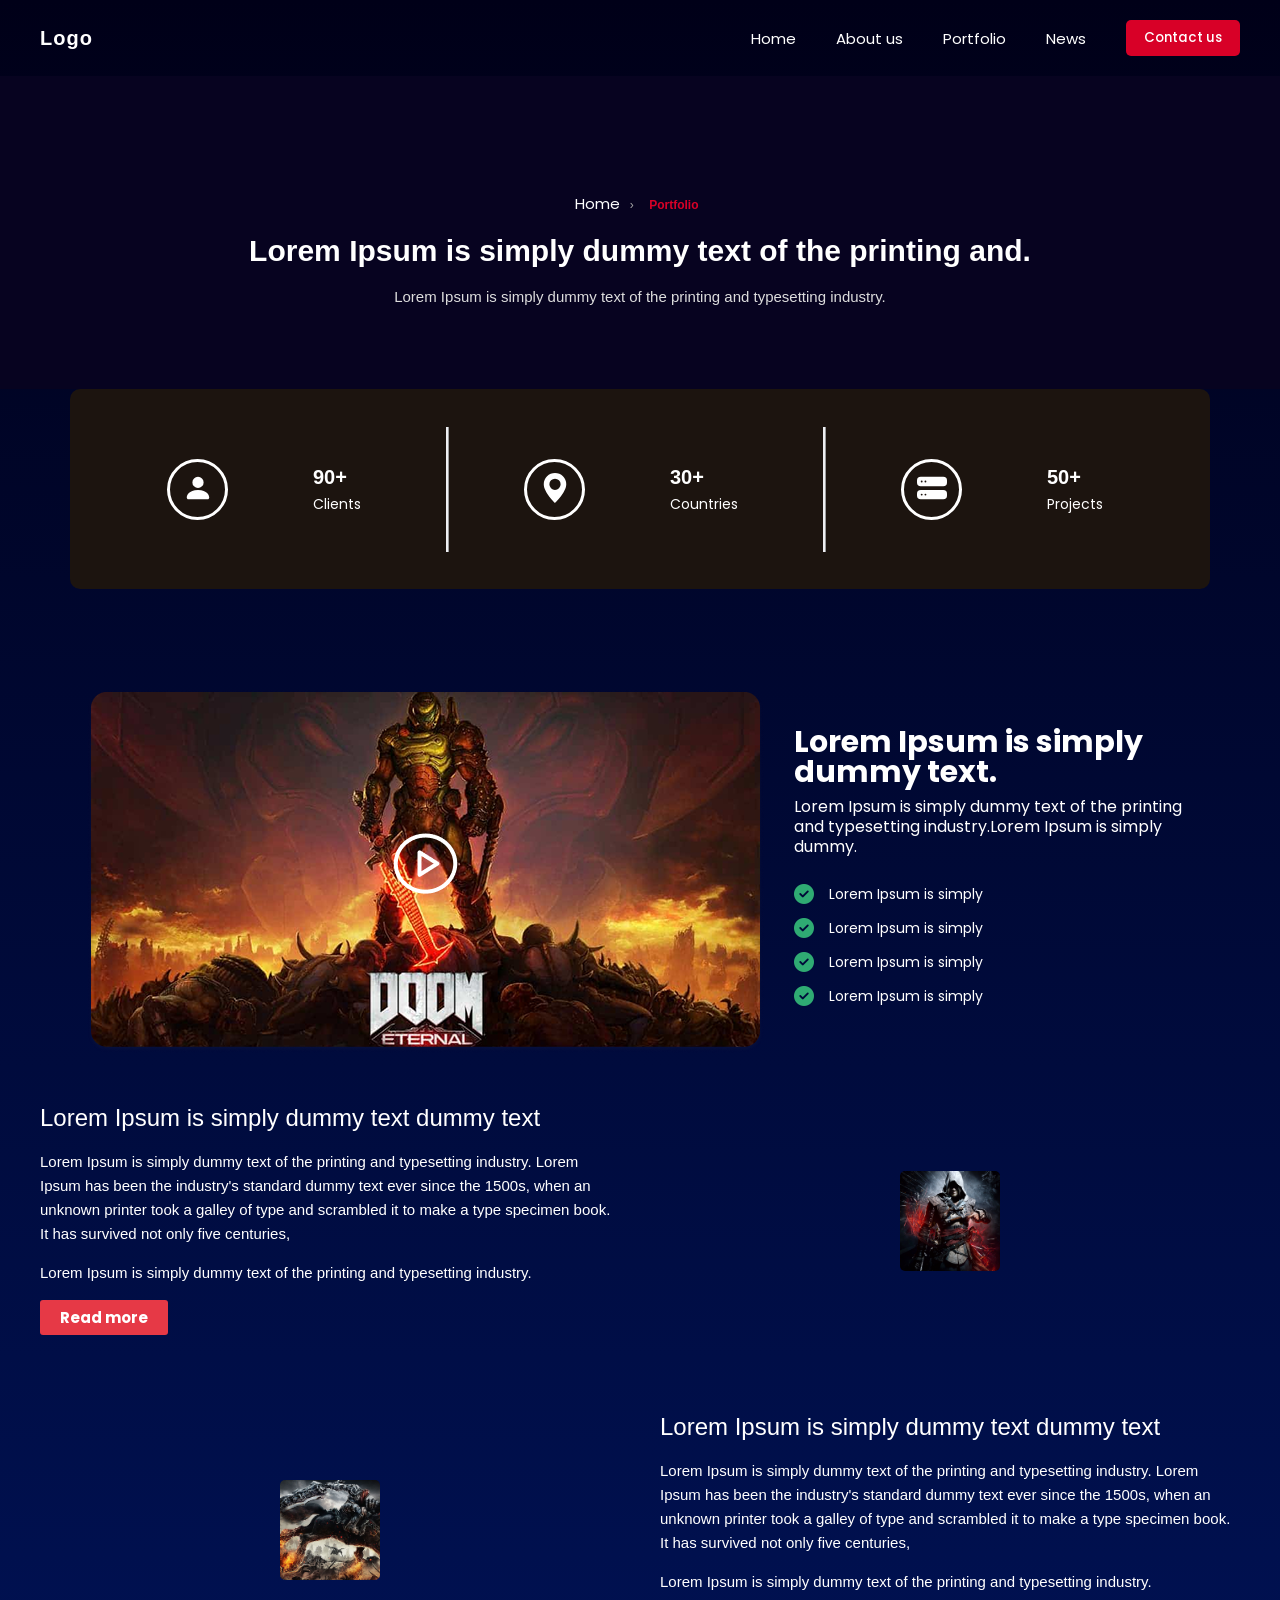
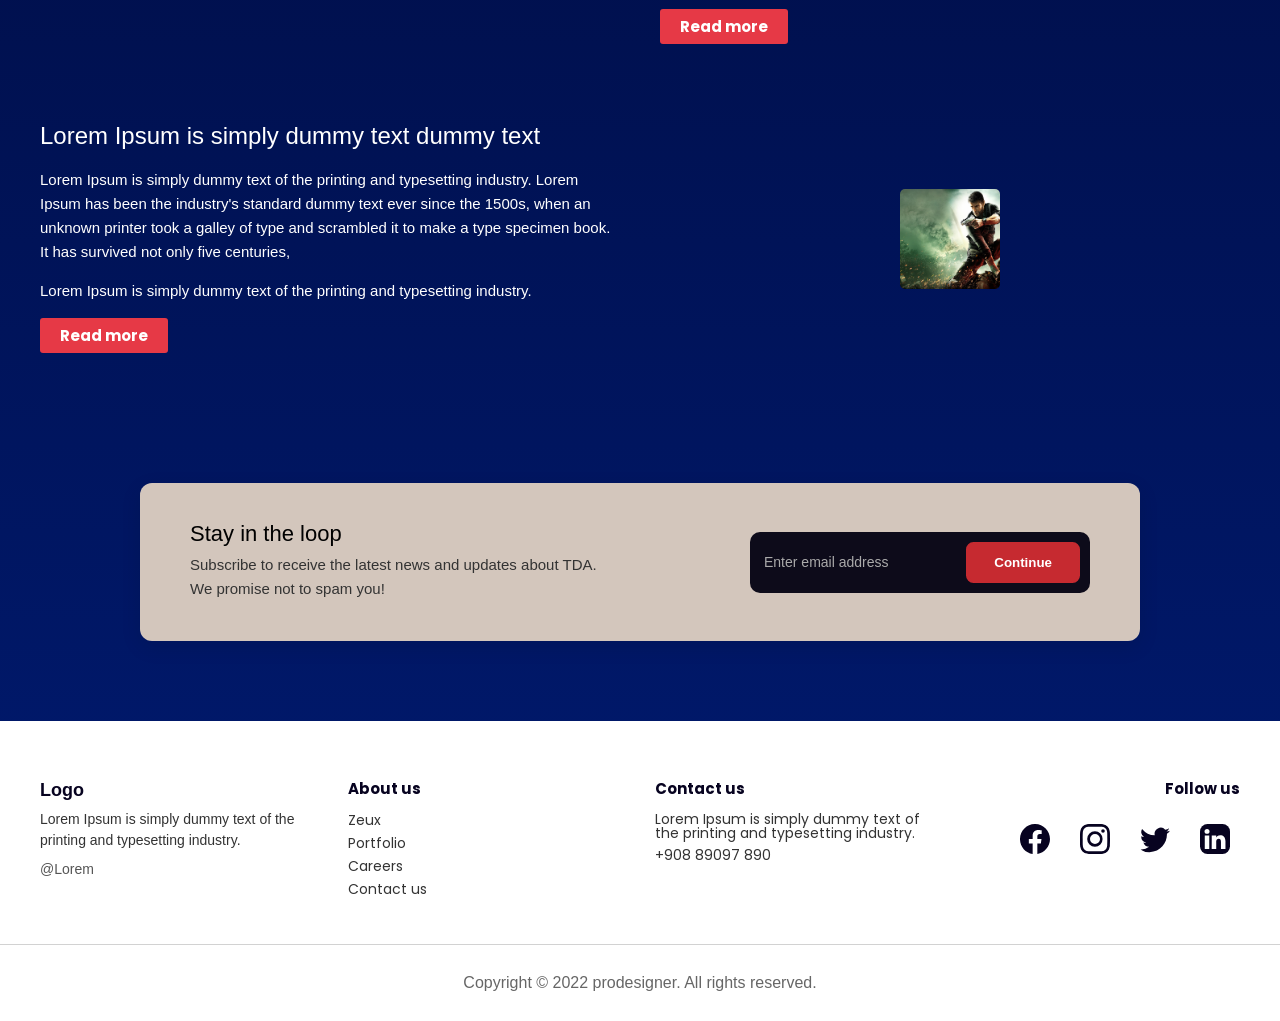
<file: Portfolio.html>
<!DOCTYPE html>
<html>

<head>
    <meta charset="UTF-8">
    <meta name="viewport" content="width=device-width, initial-scale=1.0">
    <title>Service</title>
    <link rel="stylesheet" href="./style.css">
    <link rel="stylesheet" href="https://cdnjs.cloudflare.com/ajax/libs/font-awesome/6.5.1/css/all.min.css">

    <link rel="preconnect" href="https://fonts.googleapis.com">
    <link rel="preconnect" href="https://fonts.gstatic.com" crossorigin>
    <link href="https://fonts.googleapis.com/css2?family=Poppins:wght@300;400;600;700&display=swap" rel="stylesheet">
</head>

<body>
    <header>
        <div class="h-container">
            <div class="h-logo">Logo</div>
            <nav>
                <ul>
                    <li><a href="index.html">Home</a></li>
                    <li><a href="AboutUs.html">About us</a></li>
                    <li><a href="Portfolio.html">Portfolio</a></li>
                    <li><a href="News.html">News</a></li>
                    <li><button class="contact-but" onclick="window.location.href='ContactUs.html'">Contact us</button>
                    </li>
                </ul>
            </nav>
        </div>
    </header>


    <section class="page-header">
        <div class="ph-container">
            <div class="breadcrumb">
                <a href="index.html">Home</a>
                <span>›</span>
                <span class="current" style="color: #D80027">Portfolio</span>
            </div>

            <h1>Lorem Ipsum is simply dummy text of the printing and.</h1>
            <p>Lorem Ipsum is simply dummy text of the printing and typesetting industry.</p>
        </div>
    </section>

    <section class="po-s1">
        <div class="po-s1contain">
            <div class="po-s1-item">
                <div class="ps1-item">
                    <a href="#">
                        <i> <svg xmlns="http://www.w3.org/2000/svg" width="30" height="30" fill="currentColor"
                                class="bi bi-person-fill" viewBox="0 0 16 16">
                                <path d="M3 14s-1 0-1-1 1-4 6-4 6 3 6 4-1 1-1 1zm5-6a3 3 0 1 0 0-6 3 3 0 0 0 0 6" />
                            </svg></i>
                    </a>
                    <div class="ps1-text">
                        <h2>90+</h2>
                        <p>Clients</p>
                    </div>
                </div>

                <div class="ps1-item">
                    <a href="#">
                        <i>
                            <svg xmlns="http://www.w3.org/2000/svg" width="30" height="30" fill="currentColor"
                                class="bi bi-geo-alt-fill" viewBox="0 0 16 16">
                                <path
                                    d="M8 16s6-5.686 6-10A6 6 0 0 0 2 6c0 4.314 6 10 6 10m0-7a3 3 0 1 1 0-6 3 3 0 0 1 0 6" />
                            </svg>
                        </i>
                    </a>
                    <div class="ps1-text">
                        <h2>30+</h2>
                        <p>Countries</p>
                    </div>
                </div>

                <div class="ps1-item">
                    <a href="#">
                        <i>
                            <svg xmlns="http://www.w3.org/2000/svg" width="30" height="30" fill="currentColor"
                                class="bi bi-hdd-stack-fill" viewBox="0 0 16 16">
                                <path
                                    d="M2 9a2 2 0 0 0-2 2v1a2 2 0 0 0 2 2h12a2 2 0 0 0 2-2v-1a2 2 0 0 0-2-2zm.5 3a.5.5 0 1 1 0-1 .5.5 0 0 1 0 1m2 0a.5.5 0 1 1 0-1 .5.5 0 0 1 0 1M2 2a2 2 0 0 0-2 2v1a2 2 0 0 0 2 2h12a2 2 0 0 0 2-2V4a2 2 0 0 0-2-2zm.5 3a.5.5 0 1 1 0-1 .5.5 0 0 1 0 1m2 0a.5.5 0 1 1 0-1 .5.5 0 0 1 0 1" />
                            </svg>
                        </i>
                    </a>
                    <div class="ps1-text">
                        <h2>50+</h2>
                        <p>Projects</p>
                    </div>
                </div>

            </div>
        </div>
    </section>

    <section class="po-s2">
        <div class="ps2-container">
            <div>
                <img src="image/Hero Video.png">
            </div>
            <div class="ps2-des-vid">
                <h1>Lorem Ipsum is simply dummy text.</h1>
                <p>Lorem Ipsum is simply dummy text of the printing and typesetting industry.Lorem Ipsum is simply
                    dummy.</p>
                <ul>
                    <li><a href="#">Lorem Ipsum is simply</a></li>
                    <li><a href="#">Lorem Ipsum is simply</a></li>
                    <li><a href="#">Lorem Ipsum is simply</a></li>
                    <li><a href="#">Lorem Ipsum is simply</a></li>
                </ul>
            </div>
        </div>
    </section>

    <section class="container-1">
        <div class="content-block-1">
            <div class="text-box-1">
                <h2>Lorem Ipsum is simply dummy text dummy text</h2>
                <p>Lorem Ipsum is simply dummy text of the printing and typesetting industry. Lorem Ipsum has been the industry's 
                standard dummy text ever since the 1500s, when an unknown printer took a galley of type and scrambled it to make 
                a type specimen book. It has survived not only five centuries,</p>
                <p>Lorem Ipsum is simply dummy text of the printing and typesetting industry.</p>
                <a href="#" class="btn-1">Read more</a>
            </div>
            <div class="img-box-1">
                <img src="image/Rectangle 25 (4).png">
            </div>
        </div>

        <div class="content-block-1 reverse-1">
            <div class="text-box-1">
                <h2>Lorem Ipsum is simply dummy text dummy text</h2>
                <p>Lorem Ipsum is simply dummy text of the printing and typesetting industry. Lorem Ipsum has been the industry's 
                standard dummy text ever since the 1500s, when an unknown printer took a galley of type and scrambled it to make 
                a type specimen book. It has survived not only five centuries,</p>
                <p>Lorem Ipsum is simply dummy text of the printing and typesetting industry.</p>
                <a href="#" class="btn-1">Read more</a>
            </div>
            <div class="img-box-1">
                <img src="image/Rectangle 25 (2).png" alt="Ảnh minh họa 2">
            </div>
        </div>

        <div class="content-block-1">
            <div class="text-box-1">
                <h2>Lorem Ipsum is simply dummy text dummy text</h2>
                <p>Lorem Ipsum is simply dummy text of the printing and typesetting industry. Lorem Ipsum has been the industry's 
                standard dummy text ever since the 1500s, when an unknown printer took a galley of type and scrambled it to make 
                a type specimen book. It has survived not only five centuries,</p>
                <p>Lorem Ipsum is simply dummy text of the printing and typesetting industry.</p>
                <a href="#" class="btn-1">Read more</a>
            </div>
            <div class="img-box-1">
                <img src="image/Rectangle 25 (3).png" alt="Ảnh minh họa 3">
            </div>
        </div>
    </section>


    <section class="section-submit">
        <div class="submit-box">
            <div class="submit-text">
                <h3>Stay in the loop</h3>
                <p>
                    Subscribe to receive the latest news and updates about TDA.<br>
                    We promise not to spam you!
                </p>
            </div>

            <form class="submit-form">
                <input type="email" placeholder="Enter email address" required>
                <button type="submit">Continue</button>
            </form>
        </div>
    </section>

    <footer>
        <div class="f-container">
            <div class="f-left">
                <h3>Logo</h3>
                <p>Lorem Ipsum is simply dummy text of the printing and typesetting industry.</p>
                <span>@Lorem</span>
            </div>
            <div class="f-links">
                <ul>
                    <li><strong>About us</strong></li>
                    <li><a href="#">Zeux</a></li>
                    <li><a href="#">Portfolio</a></li>
                    <li><a href="#">Careers</a></li>
                    <li><a href="#">Contact us</a></li>
                </ul>
            </div>
            <div class="f-contact">
                <ul>
                    <li><strong>Contact us</strong></li>
                    <li>Lorem Ipsum is simply dummy text of the printing and typesetting industry.</li>
                    <li>+908 89097 890</li>
                </ul>
            </div>

            <div class="f-social">
                <ul>
                    <li><strong>Follow us</strong></li>
                </ul>
                <div class="social-icons">
                    <svg xmlns="http://www.w3.org/2000/svg" width="16" height="16" fill="currentColor"
                        class="bi bi-facebook" viewBox="0 0 16 16">
                        <path
                            d="M16 8.049c0-4.446-3.582-8.05-8-8.05C3.58 0-.002 3.603-.002 8.05c0 4.017 2.926 7.347 6.75 7.951v-5.625h-2.03V8.05H6.75V6.275c0-2.017 1.195-3.131 3.022-3.131.876 0 1.791.157 1.791.157v1.98h-1.009c-.993 0-1.303.621-1.303 1.258v1.51h2.218l-.354 2.326H9.25V16c3.824-.604 6.75-3.934 6.75-7.951" />
                    </svg>
                    <svg xmlns="http://www.w3.org/2000/svg" width="16" height="16" fill="currentColor"
                        class="bi bi-instagram" viewBox="0 0 16 16">
                        <path
                            d="M8 0C5.829 0 5.556.01 4.703.048 3.85.088 3.269.222 2.76.42a3.9 3.9 0 0 0-1.417.923A3.9 3.9 0 0 0 .42 2.76C.222 3.268.087 3.85.048 4.7.01 5.555 0 5.827 0 8.001c0 2.172.01 2.444.048 3.297.04.852.174 1.433.372 1.942.205.526.478.972.923 1.417.444.445.89.719 1.416.923.51.198 1.09.333 1.942.372C5.555 15.99 5.827 16 8 16s2.444-.01 3.298-.048c.851-.04 1.434-.174 1.943-.372a3.9 3.9 0 0 0 1.416-.923c.445-.445.718-.891.923-1.417.197-.509.332-1.09.372-1.942C15.99 10.445 16 10.173 16 8s-.01-2.445-.048-3.299c-.04-.851-.175-1.433-.372-1.941a3.9 3.9 0 0 0-.923-1.417A3.9 3.9 0 0 0 13.24.42c-.51-.198-1.092-.333-1.943-.372C10.443.01 10.172 0 7.998 0zm-.717 1.442h.718c2.136 0 2.389.007 3.232.046.78.035 1.204.166 1.486.275.373.145.64.319.92.599s.453.546.598.92c.11.281.24.705.275 1.485.039.843.047 1.096.047 3.231s-.008 2.389-.047 3.232c-.035.78-.166 1.203-.275 1.485a2.5 2.5 0 0 1-.599.919c-.28.28-.546.453-.92.598-.28.11-.704.24-1.485.276-.843.038-1.096.047-3.232.047s-2.39-.009-3.233-.047c-.78-.036-1.203-.166-1.485-.276a2.5 2.5 0 0 1-.92-.598 2.5 2.5 0 0 1-.6-.92c-.109-.281-.24-.705-.275-1.485-.038-.843-.046-1.096-.046-3.233s.008-2.388.046-3.231c.036-.78.166-1.204.276-1.486.145-.373.319-.64.599-.92s.546-.453.92-.598c.282-.11.705-.24 1.485-.276.738-.034 1.024-.044 2.515-.045zm4.988 1.328a.96.96 0 1 0 0 1.92.96.96 0 0 0 0-1.92m-4.27 1.122a4.109 4.109 0 1 0 0 8.217 4.109 4.109 0 0 0 0-8.217m0 1.441a2.667 2.667 0 1 1 0 5.334 2.667 2.667 0 0 1 0-5.334" />
                    </svg>
                    <svg xmlns="http://www.w3.org/2000/svg" width="16" height="16" fill="currentColor"
                        class="bi bi-twitter" viewBox="0 0 16 16">
                        <path
                            d="M5.026 15c6.038 0 9.341-5.003 9.341-9.334q.002-.211-.006-.422A6.7 6.7 0 0 0 16 3.542a6.7 6.7 0 0 1-1.889.518 3.3 3.3 0 0 0 1.447-1.817 6.5 6.5 0 0 1-2.087.793A3.286 3.286 0 0 0 7.875 6.03a9.32 9.32 0 0 1-6.767-3.429 3.29 3.29 0 0 0 1.018 4.382A3.3 3.3 0 0 1 .64 6.575v.045a3.29 3.29 0 0 0 2.632 3.218 3.2 3.2 0 0 1-.865.115 3 3 0 0 1-.614-.057 3.28 3.28 0 0 0 3.067 2.277A6.6 6.6 0 0 1 .78 13.58a6 6 0 0 1-.78-.045A9.34 9.34 0 0 0 5.026 15" />
                    </svg>
                    <svg xmlns="http://www.w3.org/2000/svg" width="16" height="16" fill="currentColor"
                        class="bi bi-linkedin" viewBox="0 0 16 16">
                        <path
                            d="M0 1.146C0 .513.526 0 1.175 0h13.65C15.474 0 16 .513 16 1.146v13.708c0 .633-.526 1.146-1.175 1.146H1.175C.526 16 0 15.487 0 14.854zm4.943 12.248V6.169H2.542v7.225zm-1.2-8.212c.837 0 1.358-.554 1.358-1.248-.015-.709-.52-1.248-1.342-1.248S2.4 3.226 2.4 3.934c0 .694.521 1.248 1.327 1.248zm4.908 8.212V9.359c0-.216.016-.432.08-.586.173-.431.568-.878 1.232-.878.869 0 1.216.662 1.216 1.634v3.865h2.401V9.25c0-2.22-1.184-3.252-2.764-3.252-1.274 0-1.845.7-2.165 1.193v.025h-.016l.016-.025V6.169h-2.4c.03.678 0 7.225 0 7.225z" />
                    </svg>
                </div>
            </div>
        </div>
        </div>
        <div class="f-bottom">
            <p>Copyright © 2022 prodesigner. All rights reserved.</p>
        </div>
    </footer>
</body>

</html>
</file>
<file: style.css>
html,
    body,
    div,
    span,
    applet,
    object,
    iframe,
    h1,
    h2,
    h3,
    h4,
    h5,
    h6,
    p,
    blockquote,
    pre,
    a,
    abbr,
    acronym,
    address,
    big,
    cite,
    code,
    del,
    dfn,
    em,
    img,
    ins,
    kbd,
    q,
    s,
    samp,
    small,
    strike,
    strong,
    sub,
    sup,
    tt,
    var,
    b,
    u,
    i,
    center,
    dl,
    dt,
    dd,
    ol,
    ul,
    li,
    fieldset,
    form,
    label,
    legend,
    table,
    caption,
    tbody,
    tfoot,
    thead,
    tr,
    th,
    td,
    article,
    aside,
    canvas,
    details,
    embed,
    figure,
    figcaption,
    footer,
    header,
    hgroup,
    menu,
    nav,
    output,
    ruby,
    section,
    summary,
    time,
    mark,
    audio,
    video {
        margin: 0;
        padding: 0;
        border: 0;
        font-size: 100%;
        font: inherit;
        vertical-align: baseline;
    }

    /* HTML5 display-role reset for older browsers */
    article,
    aside,
    details,
    figcaption,
    figure,
    footer,
    header,
    hgroup,
    menu,
    nav,
    section {
        display: block;
    }

    body {
        line-height: 1;
    }

    ol,
    ul {
        list-style: none;
    }

    blockquote,
    q {
        quotes: none;
    }

    blockquote:before,
    blockquote:after,
    q:before,
    q:after {
        content: '';
        content: none;
    }

    table {
        border-collapse: collapse;
        border-spacing: 0;
    }

    /* CSS style */
    /* Header */

    body {
        overflow-x: hidden;
        margin: 0;
        font-family: 'Poppins';
        background-color: #070320;
        color: #ffffff;
    }

    header {
        padding: 20px 0;
    }

    .h-container {
        max-width: 1200px;
        margin: 0 auto;
        padding: 0 20px;
        display: flex;
        align-items: center;
        justify-content: space-between;
    }

    nav ul {
        display: flex;
        align-items: center;
        list-style: none;
        gap: 40px;
    }

    nav,
    ul,
    li,
    a {
        text-decoration: none;
        color: #ffffff;
        font-weight: 400;
        font-size: 15px;
        transition: color 0.3s ease;
        font-family: 'Poppins';
    }

    nav ul li a:hover {
        color: #E47500;
    }

    .h-logo {
        font-weight: 700;
        font-size: 20px;
        color: #ffffff;
        letter-spacing: 1px;
    }

    .contact-but {
        background-color: #D80027;
        color: white;
        border: none;
        padding: 8px 18px;
        border-radius: 5px;
        cursor: pointer;
        font-weight: 500;
        transition: background 0.3s ease;
        text-decoration: none;
        display: inline-block;
        font-family: 'Poppins';
    }

    .contact-but:hover {
        background-color: #c00510;
    }

    /* Section CSS */
    /* Section 1 HomePage */
    .general {
        padding: 100px 0;
        position: relative;
        overflow: hidden;
    }

    .g-container {
        max-width: 1200px;
        margin: 0 auto;
        padding: 0 20px;
        display: flex;
        align-items: center;
        justify-content: space-between;
        gap: 40px;
        z-index: 2;
    }

    .g-text {
        max-width: 500px;
    }

    .g-sub {
        color: #E47500;
        font-weight: 600;
        margin-bottom: 10px;
    }

    .g-text h1 {
        font-size: 38px;
        font-weight: 700;
        line-height: 1.3;
        margin-bottom: 20px;
    }

    .g-desc {
        font-size: 15px;
        color: #ddd;
        margin-bottom: 30px;
        line-height: 1.5;
    }

    .g-but {
        background: linear-gradient(to right, #e30613, #ff7a00);
        color: #fff;
        border: none;
        padding: 10px 24px;
        border-radius: 25px;
        cursor: pointer;
        font-weight: 500;
        transition: opacity 0.3s ease;
    }

    .g-but:hover {
        opacity: 0.8;
    }

    .g-img img {
        position: absolute;
        top: 50%;
        left: 50%;
        width: 350px;
        height: auto;
        transform: translate(-50%, -50%);
        opacity: 0.9;
        z-index: -1;
    }

    /* Section 2*/
    .trending {
        padding: 80px 0;
        background-color: #070320;
    }

    .t-container {
        max-width: 1200px;
        margin: 0 auto;
        padding: 0 20px;
    }

    .t-header {
        display: flex;
        justify-content: space-between;
        align-items: center;
        margin-bottom: 40px;
    }

    .t-header h2 {
        font-size: 22px;
        font-weight: 700;
    }

    .t-but {
        background-color: #2b2940;
        color: #fff;
        border: none;
        padding: 8px 20px;
        border-radius: 6px;
        font-weight: 500;
        cursor: pointer;
        transition: background 0.3s ease;
    }

    .t-but:hover {
        background-color: #3d3960;
    }

    .t-games {
        display: flex;
        justify-content: space-between;
        gap: 20px;
        flex-wrap: nowrap;
    }

    .game-card {
        border-radius: 12px;
        text-align: center;
        padding: 15px;
        flex: 1 1 calc(25% - 20px);
        width: 23%;
        overflow: hidden;
        transition: transform 0.3s ease, box-shadow 0.3s ease;
    }

    .game-card:hover {
        transform: translateY(-8px);
        box-shadow: 0 8px 16px rgba(0, 0, 0, 0.3)
    }

    .game-card img {
        width: 100%;
        border-radius: 12px;
        margin-bottom: 10px;
    }

    .game-card p {
        font-size: 14px;
        color: #ddd;
        font-weight: 500;
        margin-top: 10px;
    }

    /* Section 3 */
    .services {
        position: relative;
        padding: 120px 0;
        text-align: center;
        color: #fff;
        background: url("../picture/servicepic.png") center center / cover no-repeat;
        object-fit: cover;

    }

    .services::before {
        content: "";
        position: absolute;
        top: 0;
        left: 0;
        width: 100%;
        height: 100%;
        background: rgba(0, 0, 0, 0.2);
        z-index: 1;
    }

    .s-container {
        position: relative;
        z-index: 2;
        max-width: 1200px;
        margin: 0 auto;
        padding: 0 20px;
    }

    .s-container h2 {
        font-size: 26px;
        font-weight: 700;
        margin-bottom: 15px;
    }

    .s-container p {
        font-size: 15px;
        color: #ddd;
        margin-bottom: 60px;
    }

    .s-grid {
        display: flex;
        flex-wrap: wrap;
        justify-content: center;
        gap: 40px;
    }

    .s-item {
        width: 150px;
        text-align: center;
        padding: 15px;
        border-radius: 12px;
        transition: transform 0.3s ease, background 0.3s ease;
    }

    .s-item:hover {
        transform: translateY(-10px);
    }

    .s-item img {
        width: 60px;
        height: auto;
    }

    .s-item h3 {
        font-size: 14px;
        margin-top: 10px;
    }

    .s-item .arrow {
        width: 20px;
        margin-top: 8px;
    }

    /* Section 4 */
    .recent-projects {
        background: rgba(7, 3, 32, 1);
        padding: 100px 20px;
        color: #fff;
        text-align: center;
    }

    .rp-container {
        max-width: 1200px;
        margin: 0 auto;
    }

    .rp-container h2 {
        font-size: 26px;
        font-weight: 700;
        margin-bottom: 10px;
    }

    .rp-container p {
        font-size: 14px;
        color: #ccc;
        margin-bottom: 50px;
        line-height: 1.6;
    }

    .rp-grid {
        display: grid;
        grid-template-columns: repeat(3, 1fr);
        gap: 25px;
        justify-items: center;
        align-items: center;
        margin-bottom: 50px;
    }

    .rp-grid img {
        width: 100%;
        max-width: 360px;
        height: auto;
        border-radius: 12px;
        transition: transform 0.3s ease, box-shadow 0.3s ease;
    }

    .rp-grid img:hover {
        transform: scale(1.05);
        box-shadow: 0 8px 25px rgba(255, 255, 255, 0.15);
    }

    .rp-button {
        background: rgba(255, 255, 255, 0.11);
        color: white;
        border: none;
        padding: 12px 36px;
        border-radius: 10px;
        font-size: 14px;
        font-weight: 600;
        cursor: pointer;
        transition: all 0.3s ease;
    }

    .rp-button:hover {
        background: rgba(255, 255, 255, 0.11);
        box-shadow: 0 6px 15px rgba(255, 255, 255, 0.11);
        transform: translateY(-3px);
    }

    .section-header-text {
        text-align: left;
        width: 100%;
        max-width: 900px;
        margin: 0 auto;
        padding: 60px 20px 30px;
        color: #ffffff;
    }

    .section-header-text h2 {
        font-size: 22px;
        font-weight: 600;
        margin-bottom: 10px;
    }

    .section-header-text p {
        font-size: 14px;
        line-height: 1.6;
        opacity: 0.85;
    }

    /* Submit Section */
    .section-submit {
        display: flex;
        justify-content: center;
        padding: 0 20px 80px;
    }

    .submit-box {
        background: #d3c6bc;
        border-radius: 12px;
        padding: 40px 50px;
        width: 100%;
        max-width: 900px;
        display: flex;
        justify-content: space-between;
        align-items: center;
        box-shadow: 0 6px 20px rgba(0, 0, 0, 0.1);
        flex-wrap: wrap;
        gap: 20px;
    }

    /* Text */
    .submit-text h3 {
        font-size: 22px;
        color: #000;
        margin-bottom: 8px;
    }

    .submit-text p {
        color: #333;
        font-size: 15px;
        line-height: 1.6;
    }

    .submit-form {
        display: flex;
        align-items: center;
        background: #0d0b1a;
        border-radius: 10px;
        overflow: hidden;
        width: 340px;
        max-width: 100%;
    }

    .submit-form input {
        flex: 1;
        border: none;
        outline: none;
        background: #0d0b1a;
        color: #fff;
        padding: 12px 14px;
        font-size: 14px;
    }

    .submit-form input::placeholder {
        color: #aaa;
    }

    .submit-form button {
        background: #c62a30;
        color: #fff;
        border: solid;
        border-radius: 7.5px;
        border-color: #c62a30;
        margin: 10px;
        padding: 10px 25px;
        font-weight: 600;
        cursor: pointer;
        transition: background 0.3s ease;
    }

    .submit-form button:hover {
        background: #D80027;
    }

    /* Footer CSS */

    footer {
        background-color: #fff;
        color: #070320;
        padding-top: 60px;
    }

    .f-container {
        max-width: 1200px;
        margin: 0 auto;
        padding: 0 20px 40px;
        display: flex;
        justify-content: space-between;
        flex-wrap: wrap;
        gap: 30px;
    }

    .f-left h3 {
        font-size: 18px;
        font-weight: 700;
        margin-bottom: 10px;
    }

    .f-left p {
        color: #333;
        font-size: 14px;
        line-height: 1.5;
        margin-bottom: 10px;
    }

    .f-left span {
        font-size: 14px;
        color: #555;
    }

    .f-links ul,
    .f-contact ul {
        list-style: none;
    }

    .f-links li,
    .f-contact li {
        margin-bottom: 8px;
    }

    .f-links a {
        color: #333;
        text-decoration: none;
        font-size: 14px;
    }

    .f-links a:hover {
        color: #D80027;
    }

    .f-contact li {
        font-size: 14px;
        color: #333;
    }

    .f-bottom {
        text-align: center;
        padding: 30px;
        background-color: white;
        font-size: 13px;
        color: #666;
        border-top: solid #D2D2D2 1px;
    }

    .f-bottom,
    p {
        font-size: 16px;
        font-family: 'Lucida Sans', 'Lucida Sans Regular', 'Lucida Grande', 'Lucida Sans Unicode', Geneva, Verdana, sans-serif;
    }

    .f-container {
        max-width: 1200px;
        margin: 0 auto;
        padding: 0 20px 40px;
        display: grid;
        grid-template-columns: repeat(4, 1fr);
        gap: 30px;
    }

    .f-social {
        text-align: right;
    }

    .f-social ul {
        list-style: none;
        margin-bottom: 10px;
    }

    .f-social strong {
        color: #070320;
        font-weight: 700;
        font-size: 15px;
        display: inline-block;
        margin-bottom: 8px;
    }

    .social-icons {
        display: flex;
        justify-content: flex-end;
        gap: 15px;
        margin-top: 8px;
    }

    .social-icons svg {
        width: 30px;
        height: 30px;
    }

    .social-icons {
        display: flex;
        justify-content: flex-end;
        gap: 15px;
        margin-top: 8px;
    }

    .social-icons svg {

        border-radius: 35%;
        padding: 10px;

    }

    .f-links strong {
        color: #070320;
        font-weight: 700;
        font-size: 15px;
        display: inline-block;
        margin-bottom: 8px;
    }

    .f-contact strong {
        color: #070320;
        font-weight: 700;
        font-size: 15px;
        display: inline-block;
        margin-bottom: 8px;
    }

    /* AboutUs Page */

    /* Section 1 */
    .ag-container {
        display: flex;
    }

    .a-general {
        padding: 100px 0;
        position: relative;
        overflow: hidden;
    }

    .ag-container {
        max-width: 1200px;
        margin: 0 auto;
        padding: 0 20px;
        display: flex;
        align-items: center;
        justify-content: space-between;
        gap: 40px;
    }

    .ag-text {
        max-width: 500px;
    }

    .ag-text h1 {
        margin-top: 30px;
        font-size: 38px;
        font-weight: 700;
        line-height: 1.3;
        margin-bottom: 20px;
    }

    .ag-desc {
        font-size: 15px;
        color: #ddd;
        margin-bottom: 30px;
        line-height: 1.5;
    }

    .ag-but {
        background: linear-gradient(to right, #e30613, #ff7a00);
        color: #fff;
        border: none;
        padding: 10px 24px;
        border-radius: 25px;
        cursor: pointer;
        font-weight: 500;
        transition: opacity 0.3s ease;
    }

    .ag-but:hover {
        opacity: 0.8;
    }


    .slideshow-container {
        max-width: 100%;
        position: relative;
        margin: auto;
        overflow: hidden;
        border-radius: 10px;
    }

    .slide-item {
        width: 100%;
        height: 450px;
        overflow: hidden;
        display: none;
    }

    .slide-item.active {
        display: block;
    }

    .slide-img {
        width: 100%;
        height: 100%;
        object-fit: cover;
        vertical-align: middle;
    }

    .slide-nav-box {
        position: absolute;
        bottom: 0;
        left: 0;
        display: flex;
        align-items: center;
        padding: 10px 15px;
        background-color: rgba(0, 0, 0, 0.7);
        color: white;
        border-top-right-radius: 8px;
    }

    .prev,
    .next {
        position: static;
        top: initial;
        margin-top: 0;
        padding: 0 5px;
        font-size: 16px;
        font-weight: normal;
        background-color: transparent;
        transition: color 0.3s ease;
    }

    .prev:hover,
    .next:hover {
        background-color: transparent;
        color: #D80027;
    }

    .slide-numbertext {
        color: #f2f2f2;
        font-size: 14px;
        padding: 0 10px;
        white-space: nowrap;
    }

    .about-why {
        margin: 20px auto;
        max-width: 1024px;
        margin-bottom: 100px;
    }

    .aw-h1 {
        font-size: 25px;
        font-weight: bold;
        margin: 0 auto;
        text-align: left;
        padding: 0 20px;
    }

    .about-why-container {
        margin: 0 auto;
        max-width: 1024px;
        display: flex;
        justify-content: center;
        align-items: center;
    }

    .explain {
        background-color: white;
        width: 300px;
        height: 300px;
        border: solid 1px;
        margin-left: 20px;
        margin-right: 20px;
        margin-top: 60px;
        border-radius: 10px;
        display: flex;
        flex-direction: column;
        flex-wrap: nowrap;
        justify-content: flex-start;
        align-items: flex-start;
    }

    .aw-box {
        display: flex;
        justify-content: center;
        align-items: center;
        color: black;
        background-color: rgba(176, 0, 220, 0.11);
        width: 140px;
        height: 40px;
        margin-left: 35px;
        margin-top: 40px;
        margin-bottom: 15px;
        border-radius: 5px;
    }

    .aw-box1 {
        display: flex;
        justify-content: center;
        align-items: center;
        color: black;
        background-color: rgba(220, 66, 0, 0.11);
        width: 140px;
        height: 40px;
        margin-left: 35px;
        margin-top: 40px;
        margin-bottom: 15px;
        border-radius: 5px;
    }

    .aw-box2 {
        display: flex;
        justify-content: center;
        align-items: center;
        color: black;
        background-color: rgba(0, 220, 141, 0.11);
        width: 140px;
        height: 40px;
        margin-left: 35px;
        margin-top: 40px;
        margin-bottom: 15px;
        border-radius: 5px;
    }

    .aw-h {
        font-size: 20px;
        color: black;
        margin-left: 35px;
        margin-top: 15px;
        margin-bottom: 15px;
        font-weight: bold;
    }

    .aw-text {
        font-size: 16px;
        color: black;
        padding: 2px;
        margin-left: 35px;
        margin-top: 15px;
        margin-right: 40px;
        margin-bottom: 5px;
        font-weight: unset;
        line-height: 1.25;
        font-family: 'Poppins';
    }

    .about-intro {
        background-color: #fff;
        color: #000;
        padding: 100px 20px 0 20px;
    }

    .about-container {
        max-width: 1200px;
        margin: 0 auto;
        display: flex;
        align-items: center;
        justify-content: center;
        gap: 60px;
        flex-wrap: wrap;
    }

    .about-image img {
        width: 450px;
        height: auto;
        border-radius: 10px;
        box-shadow: 0 6px 20px rgba(0, 0, 0, 0.15);
    }

    .about-text {
        max-width: 550px;
    }

    .about-text h5 {
        font-size: 13px;
        color: #333;
        text-transform: uppercase;
        margin-bottom: 10px;
        font-family: 'Poppins';
    }

    .about-text h2 {
        font-size: 22px;
        font-weight: 700;
        margin-bottom: 15px;
        line-height: 1.4;
        font-family: 'Poppins';
    }

    .about-text p {
        font-size: 15px;
        line-height: 1.6;
        color: #444;
        font-family: 'Poppins';
    }

    .our-team {
        background: linear-gradient(180deg, #0A045A 0%, #070320 100%);
        color: #fff;
        padding: 80px 20px 100px;
        text-align: center;
    }

    .team-container {
        max-width: 1200px;
        margin: 0 auto;
        font-family: 'Poppins';
    }

    .team-container h3 {
        font-size: 18px;
        font-weight: 600;
        margin-bottom: 50px;
        text-align: left;
        padding-left: 60px;

    }

    .team-grid {
        display: flex;
        flex-wrap: wrap;
        justify-content: center;
        gap: 30px;
    }

    .team-card {
        background: #0d0b1a;
        border-radius: 15px;
        width: 220px;
        padding: 40px 20px 30px;
        box-shadow: 0 6px 15px rgba(0, 0, 0, 0.25);
        transition: transform 0.3s ease, box-shadow 0.3s ease;
    }

    .team-card:hover {
        transform: translateY(-8px);
        box-shadow: 0 10px 20px rgba(255, 255, 255, 0.1);
    }

    .team-card img {
        width: 80px;
        height: 80px;
        object-fit: cover;
        border-radius: 50%;
        margin-bottom: 15px;
    }

    .team-card h4 {
        font-size: 15px;
        font-weight: 600;
        margin-bottom: 6px;
    }

    .team-card p {
        font-size: 13px;
        color: #aaa;
    }

    /* Portfolio Page */

    .po-s1 {
        display: flex;
        justify-content: center;
    }

    .po-s1contain {
        background-color: #1C140F;
        display: flex;
        width: 1140px;
        height: 200px;
        border-radius: 10px;
    }

    .po-s1-item {
        display: flex;
        justify-content: center;
        align-items: center;
        margin: 0 auto;
    }

    .ps1-item {
        display: flex;
        justify-content: center;
        align-items: center;
        border-right: ridge #EEEFF2;
        margin-right: 75px;
        height: 125px;
    }

    .ps1-text {
        margin-right: 75px;
        margin-left: 75px;
    }

    .ps1-item:last-child {
        border-right: none;
        margin-right: 0;
    }

    .ps1-item:last-child .ps1-text {
        margin-right: 0;
    }

    .ps1-text h2 {
        font-weight: bold;
        font-size: 20px;
        margin: 10px;
    }

    .ps1-text p {
        font-size: 14px;
        margin: 10px;
        font-family: 'Poppins';
    }

    .ps1-item a {
        width: 55px;
        height: 55px;
        display: flex;
        justify-content: center;
        align-items: center;
        border: solid;
        border-radius: 50%;
        transition: transform 0.3s ease, box-shadow 0.3s ease;
    }

    .po-s1-item a:hover {
        color: red;
        background-color: white;
        transform: translateY(-2px);
    }

    /* Port Section 2 */
    .po-s2 {
        display: flex;
        justify-content: center;
        align-items: center;
        margin-top: 100px;
    }

    .ps2-container {
        display: flex;
        justify-content: center;
        align-items: center;
        margin: 0 auto;
    }

    .ps2-video {
        margin-left: auto;
        margin-right: 30px;
        transition: transform 0.3s ease, box-shadow 0.3s ease;
    }

    .ps2-video iframe {
        border-radius: 20px;
    }

    .ps2-video:hover {
        transform: translateY(-3px);

    }

    .ps2-des-vid {
        margin-left: 30px;
        margin-right: auto;
        max-width: 400px;
    }

    .ps2-des-vid h1 {
        font-weight: bold;
        font-size: 30px;
        font-family: 'Poppins';
    }

    .ps2-des-vid p {
        font-size: 16px;
        line-height: 1.25;
        margin: 10px 0;
        font-family: 'Poppins';
    }

    .ps2-des-vid ul li a {
        font-size: 14px;
        margin: 5px;
        font-family: 'Poppins';
    }


    .ps2-des-vid ul {
        list-style: none;
        padding-left: 0;
        margin-top: 25px;
    }

    .ps2-des-vid li {
        position: relative;
        margin-bottom: 10px;
    }

    .ps2-des-vid li a {
        color: white;
        text-decoration: none;
        display: inline-block;
        padding-left: 30px;
    }

    .ps2-des-vid li a::before {
        content: "\f058";
        font-family: "Font Awesome 6 Free";
        font-weight: 800;

        position: absolute;
        left: 0;
        top: 1.5px;

        font-size: 20px;
        color: #2FAB73;
    }


    /* News Page */

    /* Section sreach bar */
    .n-search {
        display: flex;
        justify-content: center;
        margin: 5px auto;
    }

    .n-sbar {
        display: flex;
        background-color: white;
        border: none;
        border-radius: 10px;
        width: 400px;
        height: 50px;
    }

    .n-sbut {
        background-color: white;
        margin: 10px;
        padding: 5px;
        border: none;
        transition: border-color 0.3s ease, border-width 0.3s ease;
    }

    .n-sbut:hover {
        transform: translateY(-1px);
    }

    .n-sinp {
        border: none;
        width: 345px;
        border-radius: 5px;
        outline: none;
        font-size: 16px;
    }

    /* Section News */
    .news-container {
        display: flex;
        justify-content: center;
        margin: 75px auto;
    }

    .news-left1 {
        margin-right: 25px;
        width: 600px;

    }

    .news-hotbar {
        display: flex;
        align-items: center;
        margin: 10px 0;
    }

    .box-nleft {
        display: flex;
        justify-content: center;
        align-items: center;
        width: 165px;
        height: 45px;
        background-color: #2351F5;
        text-align: center;

    }

    .n-info {
        display: flex;
        justify-content: center;
        align-items: center;
        width: 165px;
        height: 45px;
        text-align: center;

    }

    .n-read {
        width: 550px;
    }

    .news-tit {
        font-size: 30px;
        text-align: left;
        margin-bottom: 25px;
        font-family: 'Poppins';
    }

    .news {
        font-size: 16px;
        text-align: left;
        margin-top: 25px;
        line-height: 1.5;
        font-family: 'Poppins';
    }

    .news-bottom {
        font-size: 16px;
        text-align: left;
        margin-top: 25px;
        font-family: 'Poppins';
    }

    .n-break-line {
        margin: 100px 0;
    }


    .news-right1 {
        margin-left: 25px;
        width: 600px;
    }

    .news-right-cont {
        display: flex;
        margin-bottom: 30px;
    }

    .new-content-r1 {
        text-align: left;
    }

    .news-right-bar {
        display: flex;
        margin-bottom: 15px;
        margin-top: 40px;
    }

    .n-r-cont {
        margin-left: 25px;
        margin-top: 15px;
        font-size: 20px;
        ;
    }


    .box {
        display: flex;
        justify-content: center;
        align-items: center;
        width: 165px;
        height: 45px;
        margin-left: 25px;
        background-color: #FF8484;
        text-align: center;
    }


    .box1 {
        display: flex;
        justify-content: center;
        align-items: center;
        width: 165px;
        height: 45px;
        margin-left: 25px;
        background-color: #2351F5;
        text-align: center;
    }

    .box2 {
        display: flex;
        justify-content: center;
        align-items: center;
        width: 165px;
        height: 45px;
        margin-left: 25px;
        background-color: #FF7C32;
        text-align: center;
    }

    .box3 {
        display: flex;
        justify-content: center;
        align-items: center;
        width: 165px;
        height: 45px;
        margin-left: 25px;
        background-color: #23A54F;
        text-align: center;
    }

    .box4 {
        display: flex;
        justify-content: center;
        align-items: center;
        width: 165px;
        height: 45px;
        margin-left: 25px;
        background-color: #9921C3;
        text-align: center;
    }


    /* Contac Us Page */

    .page-header {
        background-color: #070320;
        color: #fff;
        padding: 120px 0 80px;
        text-align: center;
    }

    .contact-map {
        width: 100%;
        max-width: 1200px;
        margin: 40px auto;
        padding: 0 20px;

    }

    .map-contain {
        position: relative;
        width: 100%;
        height: 0;
        padding-bottom: 50%;
        overflow: hidden;
        border-radius: 10px;
        box-shadow: 0 4px 20px rgba(0, 0, 0, 0.2);
    }

    .map-contain iframe {
        position: absolute;
        top: 0;
        left: 0;
        width: 100%;
        height: 100%;
        border: 0;
    }

    .ph-container {
        max-width: 800px;
        margin: 0 auto;
        padding: 0 20px;
    }

    .breadcrumb {
        font-size: 12px;
        color: #ccc;
        margin-bottom: 20px;
    }

    .breadcrumb a {
        color: #fff;
        text-decoration: none;
        transition: color 0.3s ease;
    }

    .breadcrumb a:hover {
        color: #E47500;
    }

    .breadcrumb span {
        margin: 0 6px;
        color: #aaa;
    }

    .breadcrumb .current {
        color: #E47500;
        font-weight: 600;
    }

    .page-header h1 {
        font-size: 30px;
        font-weight: 700;
        max-width: 800px;
        line-height: 1.3;
        margin-bottom: 15px;
        text-align: center;
    }

    .page-header p {
        font-size: 15px;
        color: #ddd;
        max-width: 800px;
        line-height: 1.6;
        text-align: center;
    }

    /* CSS liên hệ */

    .contact-info-bar {
        color: #fff;
        padding: 50px 20px;
        width: 100%;
        position: relative;
        left: 50%;
        right: 50%;
        margin-left: -50vw;
        margin-right: -50vw;
    }

    .contact-info-container {
        display: flex;
        justify-content: space-between;
        align-items: center;
        gap: 30px;
        max-width: 1100px;
        margin: 0 auto;
        text-align: center;
    }

    .contact-info-item {
        flex: 1;
        display: flex;
        flex-direction: column;
        align-items: center;
        gap: 12px;
        font-size: 15px;
        position: relative;
    }

    .contact-info-item.middle {
        border-left: 1px solid rgba(255, 255, 255, 0.3);
        border-right: 1px solid rgba(255, 255, 255, 0.3);
        padding: 0 40px;
        height: 100px;
    }

    .contact-info-item h4 {
        font-size: 16px;
        font-weight: 600;
        margin-bottom: 8px;
    }

    .social-icons {
        display: flex;
        gap: 10px;
    }

    .social-icons a {
        width: 36px;
        height: 36px;
        background: #18103a;
        color: #fff;
        border-radius: 50%;
        display: flex;
        justify-content: center;
        align-items: center;
        transition: all 0.3s ease;
    }

    .social-icons a:hover {
        background: #D80027;
    }

    .contact-info-item i {
        font-size: 18px;
        color: #fff;
    }

    .contact-info-item span {
        color: #eaeaea;
        max-width: 220px;
        line-height: 1.5;
    }

    /* CSS form */

    .contact-form-section {
        background-color: white;
        padding: 100px 20px;
        display: flex;
        justify-content: center;
        align-items: center;
    }

    .contact-container {
        background-color: #ffffff;
        color: #070320;
        max-width: 600px;
        width: 100%;
        padding: 50px;
    }

    .contact-container h2 {
        font-size: 26px;
        text-align: center;
        margin-bottom: 10px;
    }

    .contact-container p {
        text-align: center;
        font-size: 15px;
        color: #555;
        margin-bottom: 40px;
    }

    .contact-form {
        display: flex;
        flex-direction: column;
        gap: 20px;
    }

    .form-row {
        display: flex;
        gap: 20px;
        flex-wrap: wrap;
    }

    .form-group {
        flex: 1;
        display: flex;
        flex-direction: column;
    }

    .form-group label {
        font-size: 13px;
        margin-bottom: 6px;
        color: #333;
    }

    .form-group input,
    .form-group textarea {
        border: none;
        background: #0d0b1a;
        color: #ffffff;
        padding: 12px 14px;
        border-radius: 6px;
        font-size: 14px;
        resize: none;
    }

    .form-group input::placeholder,
    .form-group textarea::placeholder {
        color: #aaa;
    }

    .contact-submit {
        background: #D80027;
        color: #fff;
        border: none;
        padding: 12px 26px;
        border-radius: 6px;
        font-weight: 600;
        cursor: pointer;
        align-self: flex-end;
        transition: background 0.3s ease;
    }

    .contact-submit:hover {
        background: #D80027;
    }

    .sticky-banner {
        position: fixed;
        bottom: 0;
        left: 0;
        width: 100vw;
        height: 100px;
        overflow: hidden;
        background-color: #000;
        z-index: 1000;
        box-shadow: 0 -3px 10px rgba(0, 0, 0, 0.3);
    }

    .scrolling-banner {
        width: 100%;
        height: 100%;
        overflow: hidden;
        position: relative;
    }

    .banner-track {
        display: flex;
        flex-wrap: nowrap;
        width: 200vw;
        animation: scrollBanner 15s linear infinite;
    }

    .banner-track img {
        width: 100vw;
        height: 100%;
        flex-shrink: 0;
        object-fit: cover;
        object-position: center;
        display: block;
    }

    @keyframes scrollBanner {
        from {
            transform: translateX(0);
        }

        to {
            transform: translateX(-100vw);
        }
    }

    body {
        background: linear-gradient(180deg, #000018, #001B73);
        font-family: Arial, Helvetica, sans-serif;
        color: white;
    }

    .container-1 {
        max-width: 1200px;
        margin: 0 auto;
        padding: 50px 20px;
    }

    .content-block-1 {
        display: flex;
        align-items: center;
        justify-content: space-between;
        margin-bottom: 80px;
        gap: 40px;
    }

    .content-block-1.reverse-1 {
        flex-direction: row-reverse;
    }

    .text-box-1 {
        flex: 1;
    }

    .text-box-1 h2 {
        font-size: 24px;
        margin-bottom: 20px;
    }

    .text-box-1 p {
        font-size: 15px;
        line-height: 1.6;
        margin-bottom: 15px;
    }

    .btn-1 {
        display: inline-block;
        background-color: #e63946;
        color: #fff;
        text-decoration: none;
        padding: 10px 20px;
        font-weight: bold;
        border-radius: 3px;
        transition: 0.3s;
    }

    .btn-1:hover {
        background-color: #c91f31;
    }

    .img-box-1 {
        flex: 1;
        display: flex;
        justify-content: center;
    }

    .img-box-1 img {
        max-width: 100px;
        height: 100px;
        border-radius: 5px;
    }

    @media (max-width: 768px) {
        .content-block {
            flex-direction: column;
        }

        .content-block.reverse {
            flex-direction: column;
        }

        .text-box,
        .img-box {
            width: 100%;
        }
    }
</file>
